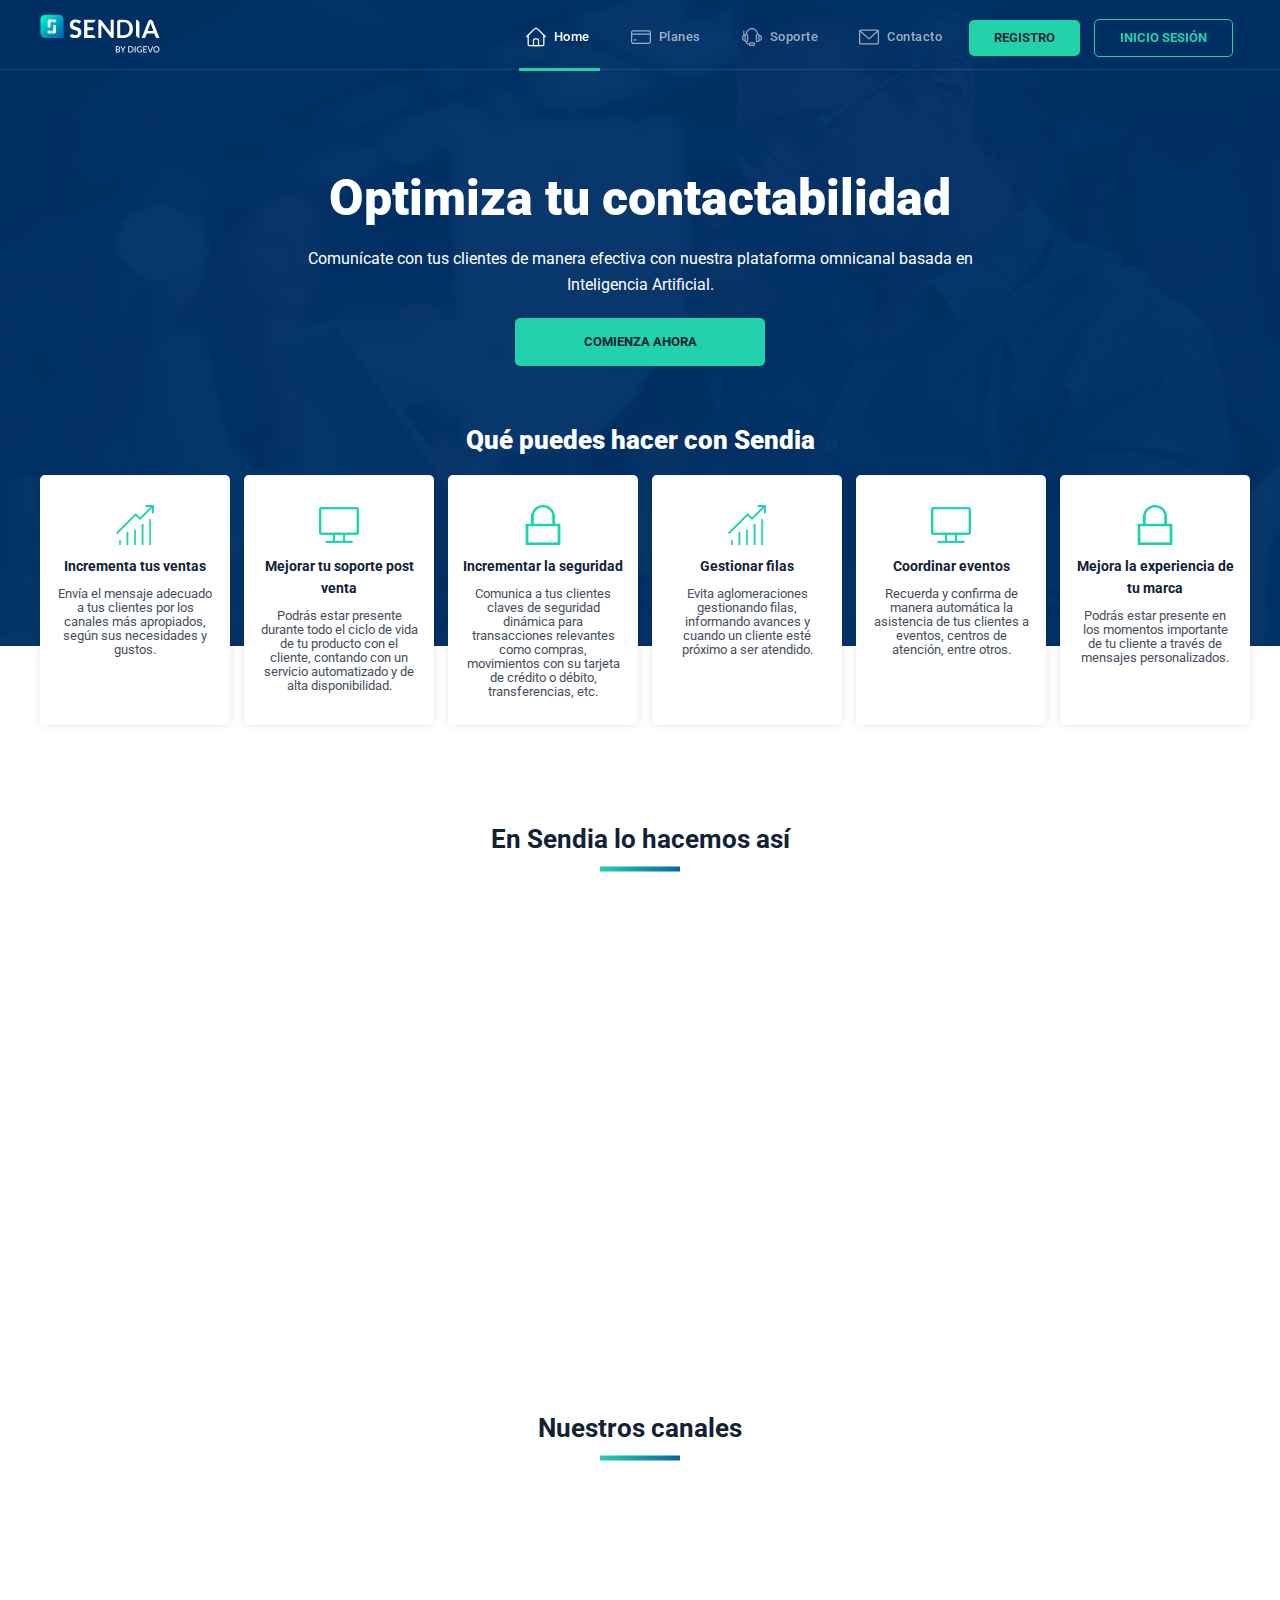
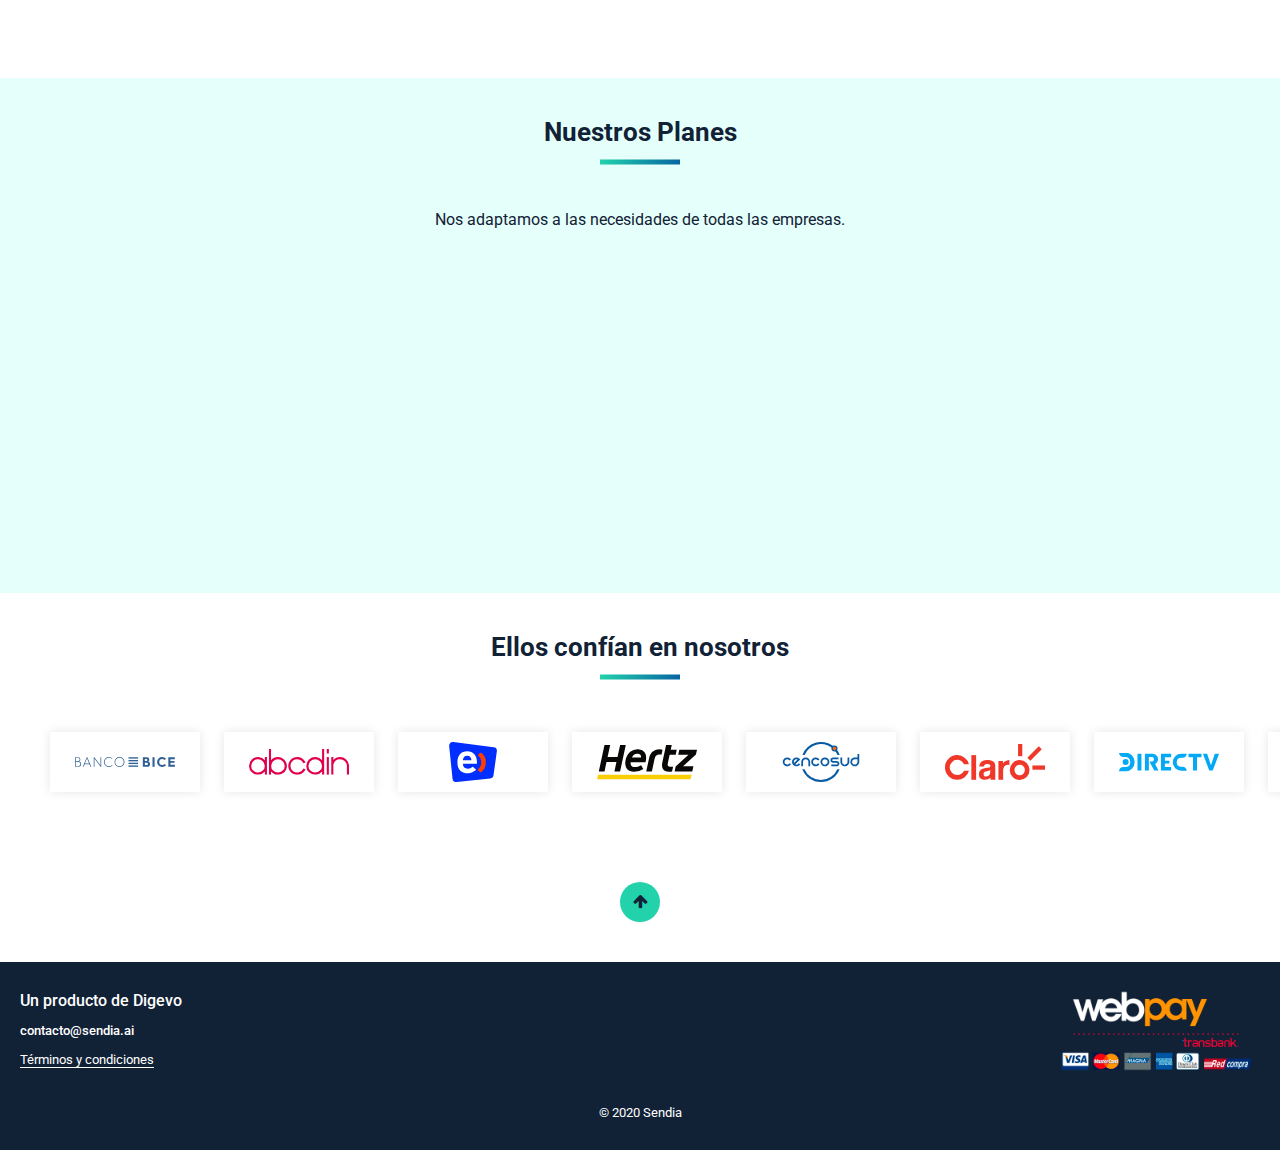
<file: index.html>
<!DOCTYPE html>
<html lang="es">
  <head>
    <title>Sendia</title>
    <meta charset="UTF-8">
    <link href="img/favicon.png" rel="shortcut icon">
    <meta name="viewport" content="width=device-width, initial-scale=1, maximum-scale=1">
    <link href="css/main.css?v=999" rel="stylesheet" type="text/css">
    <script src="js/main.js?v=999" type="text/javascript"></script>
    <!-- Meta tags facebook-->
    <meta property="og:title" content="#">
    <meta property="og:description" content="#">
    <meta property="og:image" content="#">
    <!-- Meta tags twitter cards-->
    <meta name="twitter:card" content="summary_large_image">
    <meta name="twitter:title" content="#">
    <meta name="twitter:description" content="#">
    <meta name="twitter:image" content="#">
    <link href="https://fonts.googleapis.com/css2?family=Roboto:wght@400;500;700&amp;display=swap" rel="stylesheet">
  </head>
  <body>
    <header>
      <div class="header__primary">
        <div class="header__wrap">
          <div class="header__inner">
            <div class="header__logo header__logo--white"><a href="index.html"><img src="img/icons/sendia-blanco.svg"></a></div>
            <div class="header__logo header__logo--color"><a href="index.html"><img src="img/icons/sendia-negro.svg"></a></div>
            <div class="header__nav">
              <div class="header__nav__nav">
                <div class="header__nav__close">
                  <div></div>
                  <div></div>
                </div>
                <div class="header__nav__back">
                  <div></div>
                  <div></div>
                  <div></div>
                </div>
                <nav>
                  <div class="header__nav__logo"><img src="img/icons/sendia-negro.svg"></div>
                  <ul>
                    <li class="current">
                      <div class="header__nav__icon"><svg id="Layer_1" enable-background="new 0 0 512 512" height="512" viewBox="0 0 512 512" width="512" xmlns="http://www.w3.org/2000/svg"><g><path d="m426 495.983h-340c-25.364 0-46-20.635-46-46v-242.02c0-8.836 7.163-16 16-16s16 7.164 16 16v242.02c0 7.72 6.28 14 14 14h340c7.72 0 14-6.28 14-14v-242.02c0-8.836 7.163-16 16-16s16 7.164 16 16v242.02c0 25.364-20.635 46-46 46z"/><path d="m496 263.958c-4.095 0-8.189-1.562-11.313-4.687l-198.989-198.987c-16.375-16.376-43.02-16.376-59.396 0l-198.988 198.988c-6.248 6.249-16.379 6.249-22.627 0-6.249-6.248-6.249-16.379 0-22.627l198.988-198.989c28.852-28.852 75.799-28.852 104.65 0l198.988 198.988c6.249 6.249 6.249 16.379 0 22.627-3.123 3.125-7.218 4.687-11.313 4.687z"/><path d="m320 495.983h-128c-8.837 0-16-7.164-16-16v-142c0-27.57 22.43-50 50-50h60c27.57 0 50 22.43 50 50v142c0 8.836-7.163 16-16 16zm-112-32h96v-126c0-9.925-8.075-18-18-18h-60c-9.925 0-18 8.075-18 18z"/></g></svg>
                      </div><a href="index.html">Home</a>
                    </li>
                    <li>
                      <div class="header__nav__icon"><svg id="Layer_1" enable-background="new 0 0 512 512" height="512" viewBox="0 0 512 512" width="512" xmlns="http://www.w3.org/2000/svg"><g><path d="m456 80h-400c-30.878 0-56 25.122-56 56v240c0 30.878 25.122 56 56 56h400c30.878 0 56-25.122 56-56v-240c0-30.878-25.122-56-56-56zm-400 32h400c13.233 0 24 10.767 24 24v32h-448v-32c0-13.233 10.767-24 24-24zm400 288h-400c-13.233 0-24-10.767-24-24v-176h448v176c0 13.233-10.767 24-24 24z"/><path d="m112 352h-16c-8.836 0-16-7.164-16-16v-16c0-8.836 7.164-16 16-16h16c8.836 0 16 7.164 16 16v16c0 8.836-7.164 16-16 16z"/></g></svg>
                      </div><a href="plans.html">Planes</a>
                    </li>
                    <li>
                      <div class="header__nav__icon"><svg id="Capa_1" enable-background="new 0 0 512 512" height="512" viewBox="0 0 512 512" width="512" xmlns="http://www.w3.org/2000/svg"><g><path d="m512 280c0-41.662-29.55-75.871-66.858-78.776-4.425-14.913-16.381-26.614-31.446-30.673-10.046-82.583-77.106-145.551-157.696-145.551s-147.65 62.968-157.695 145.551c-15.065 4.059-27.022 15.759-31.446 30.673-1.296.101-2.582.24-3.858.416v-97.64c0-8.284-6.716-15-15-15s-15 6.716-15 15v109.646c-19.837 14.084-33.001 38.556-33.001 66.354 0 41.662 29.55 75.871 66.858 78.776 4.411 14.866 16.305 26.537 31.303 30.632 6.39 37.194 38.85 65.592 77.839 65.592h3.469c6.276 18.58 23.86 32 44.531 32h64c25.916 0 47-21.084 47-47s-21.084-47-47-47h-64c-20.671 0-38.255 13.42-44.531 32h-3.469c-22.683 0-41.81-15.496-47.366-36.456 17.648-6.088 30.366-22.854 30.366-42.544v-132c0-19.759-12.806-36.572-30.55-42.606 9.37-66.256 63.146-116.394 127.55-116.394s118.18 50.138 127.55 116.394c-17.744 6.034-30.55 22.847-30.55 42.606v132c0 24.813 20.187 45 45 45h4c20.375 0 37.621-13.616 43.142-32.224 37.308-2.905 66.858-37.114 66.858-78.776zm-288 143h64c9.374 0 17 7.626 17 17s-7.626 17-17 17h-64c-9.374 0-17-7.626-17-17s7.626-17 17-17zm-194-143c0-23.787 15.425-44.268 35-48.287v96.573c-19.575-4.018-35-24.499-35-48.286zm99 66c0 8.271-6.729 15-15 15h-4c-8.271 0-15-6.729-15-15 0-48.134 0-87.504 0-132 0-8.271 6.729-15 15-15h4c8.271 0 15 6.729 15 15zm288 0c0 8.271-6.729 15-15 15h-4c-8.271 0-15-6.729-15-15v-132c0-8.271 6.729-15 15-15h4c8.271 0 15 6.729 15 15zm30-17.713v-96.573c19.575 4.019 35 24.5 35 48.287s-15.425 44.267-35 48.286z"/></g></svg>
                      </div><a href="support.html">Soporte</a>
                    </li>
                    <li>
                      <div class="header__nav__icon"><svg id="Capa_1" enable-background="new 0 0 479.058 479.058" height="512" viewBox="0 0 479.058 479.058" width="512" xmlns="http://www.w3.org/2000/svg"><path d="m434.146 59.882h-389.234c-24.766 0-44.912 20.146-44.912 44.912v269.47c0 24.766 20.146 44.912 44.912 44.912h389.234c24.766 0 44.912-20.146 44.912-44.912v-269.47c0-24.766-20.146-44.912-44.912-44.912zm0 29.941c2.034 0 3.969.422 5.738 1.159l-200.355 173.649-200.356-173.649c1.769-.736 3.704-1.159 5.738-1.159zm0 299.411h-389.234c-8.26 0-14.971-6.71-14.971-14.971v-251.648l199.778 173.141c2.822 2.441 6.316 3.655 9.81 3.655s6.988-1.213 9.81-3.655l199.778-173.141v251.649c-.001 8.26-6.711 14.97-14.971 14.97z"/></svg>
                      </div><a href="#">Contacto</a>
                    </li>
                  </ul>
                  <div class="header__nav__footer"><a href="#" class="btn">Registro</a><a href="#" class="btn btn--light">Inicio sesión</a></div>
                </nav>
              </div>
            </div>
            <div class="header__right">
              <div class="header__item"><a href="#" class="btn">Registro</a></div>
              <div class="header__item"><a href="#" class="btn btn--transparent">Inicio sesión		</a></div>
              <div class="header__item header__item--ham">
                <div class="header__ham"><span></span><span></span><span></span></div>
              </div>
            </div>
          </div>
        </div>
      </div>
    </header>
    <div id="sections">
      <section class="section--main">
        <div class="section__bg">
          <div class="bg"><img src="img/uploads/1.jpg"></div>
        </div>
        <div class="section__wrap section__wrap--main">
          <div class="section__body">
            <h1 class="section__title">Optimiza tu contactabilidad</h1>
            <p class="section__description">Comunícate con tus clientes de manera efectiva con nuestra plataforma omnicanal basada en Inteligencia Artificial.</p>
            <div class="section__button"><a href="#" class="btn">Comienza Ahora</a></div>
          </div>
        </div>
      </section>
      <section class="section--features">
        <div class="section__wrap">
          <div class="section__features">
            <div class="section__features__header">
              <h3 class="section__title">Qué puedes hacer con Sendia</h3><span class="fa fa-arrow-right"></span>
            </div>
            <div class="cols cols-scroll">
              <div class="col-xl-2 dscroll">
                <article class="article--feature">
                  <div class="article__icon"><img src="img/icons/1.png"></div>
                  <div class="article__body">
                    <h4 class="article__title">Incrementa tus ventas</h4>
                    <p class="article__description">Envía el mensaje adecuado a tus clientes por los canales más apropiados, según sus necesidades y gustos.</p>
                  </div>
                </article>
              </div>
              <div class="col-xl-2 dscroll">
                <article class="article--feature">
                  <div class="article__icon"><img src="img/icons/2.png"></div>
                  <div class="article__body">
                    <h4 class="article__title">Mejorar tu soporte post venta</h4>
                    <p class="article__description">Podrás estar presente durante todo el ciclo de vida de tu producto con el cliente, contando con un servicio automatizado y de alta disponibilidad.</p>
                  </div>
                </article>
              </div>
              <div class="col-xl-2 dscroll">
                <article class="article--feature">
                  <div class="article__icon"><img src="img/icons/3.png"></div>
                  <div class="article__body">
                    <h4 class="article__title">Incrementar la seguridad</h4>
                    <p class="article__description">Comunica a tus clientes claves de seguridad dinámica para transacciones relevantes como compras, movimientos con su tarjeta de crédito o débito, transferencias, etc.</p>
                  </div>
                </article>
              </div>
              <div class="col-xl-2 dscroll">
                <article class="article--feature">
                  <div class="article__icon"><img src="img/icons/1.png"></div>
                  <div class="article__body">
                    <h4 class="article__title">Gestionar filas</h4>
                    <p class="article__description">Evita aglomeraciones gestionando filas, informando avances y cuando un cliente esté próximo a ser atendido.</p>
                  </div>
                </article>
              </div>
              <div class="col-xl-2 dscroll">
                <article class="article--feature">
                  <div class="article__icon"><img src="img/icons/2.png"></div>
                  <div class="article__body">
                    <h4 class="article__title">Coordinar eventos</h4>
                    <p class="article__description">Recuerda y confirma de manera automática la asistencia de tus clientes a eventos, centros de atención, entre otros.</p>
                  </div>
                </article>
              </div>
              <div class="col-xl-2 dscroll">
                <article class="article--feature">
                  <div class="article__icon"><img src="img/icons/3.png"></div>
                  <div class="article__body">
                    <h4 class="article__title">Mejora la experiencia de tu marca</h4>
                    <p class="article__description">Podrás estar presente en los momentos importante de tu cliente a través de mensajes personalizados.																																								</p>
                  </div>
                </article>
              </div>
            </div>
          </div>
        </div>
      </section>
      <section class="section--how">
        <div class="section__wrap">
          <div class="section__header">
            <h3 class="section__title">En Sendia lo hacemos así</h3>
          </div>
          <div class="section__body">
            <div class="cols">
              <div class="col-md-6 dscroll">
                <article class="article--box">
                  <div class="article__bg">
                    <div class="bg"><img src="img/uploads/2.jpg"></div>
                  </div>
                  <div class="article__body">
                    <p class="article__description">Contamos con una oferta multicanal, garantizando una comunicación más efectiva</p>
                  </div>
                </article>
              </div>
              <div class="col-md-6 dscroll">
                <article class="article--box">
                  <div class="article__bg">
                    <div class="bg"><img src="img/uploads/3.jpg"></div>
                  </div>
                  <div class="article__body">
                    <p class="article__description">Disponemos de una plataforma los 365 días con conexión vía API</p>
                  </div>
                </article>
              </div>
              <div class="col-md-6 dscroll">
                <article class="article--box">
                  <div class="article__bg">
                    <div class="bg"><img src="img/uploads/4.jpg"></div>
                  </div>
                  <div class="article__body">
                    <p class="article__description">Automatizamos los procesos de envío</p>
                  </div>
                </article>
              </div>
              <div class="col-md-6 dscroll">
                <article class="article--box">
                  <div class="article__bg">
                    <div class="bg"><img src="img/uploads/5.jpg"></div>
                  </div>
                  <div class="article__body">
                    <p class="article__description">Utilizamos Inteligencia Artificial para optimizar la relación con los clientes</p>
                  </div>
                </article>
              </div>
            </div>
          </div>
        </div>
      </section>
      <section class="section--channels">
        <div class="section__wrap section__wrap--sm">
          <div class="section__header">
            <h3 class="section__title">Nuestros canales</h3>
          </div>
          <div class="section__body">
            <div class="cols">
              <div class="col-md-6 col-lg-3 dscroll">
                <article class="article--channel article--channer--sms">
                  <div class="article__body">
                    <div class="article__dark"></div>
                    <div class="article__header">
                      <div class="article__icon"><img src="img/icons/sms.svg"></div>
                      <h4 class="article__title">SMS</h4>
                    </div>
                    <div class="article__hide">
                      <p class="article__description">Es incluyente, directo y sobre todo efectivo. Traspasa las barreras tecnológicas y tiene una apertura del 98%.</p>
                    </div>
                    <div class="article__plus"><img src="img/icons/plus.svg"></div>
                  </div>
                </article>
              </div>
              <div class="col-md-6 col-lg-3 dscroll">
                <article class="article--channel article--channer--mail">
                  <div class="article__body">
                    <div class="article__dark"></div>
                    <div class="article__header">
                      <div class="article__icon"><img src="img/icons/email-white.svg"></div>
                      <h4 class="article__title">MAIL</h4>
                    </div>
                    <div class="article__hide">
                      <p class="article__description">Es uno de los canales más directos para enviar un mensaje a través de internet y puede ser visto desde cualquier dispositivo.</p>
                    </div>
                    <div class="article__plus"><img src="img/icons/plus.svg"></div>
                  </div>
                </article>
              </div>
              <div class="col-md-6 col-lg-3 dscroll">
                <article class="article--channel article--channer--wp">
                  <div class="article__body">
                    <div class="article__dark"></div>
                    <div class="article__header">
                      <div class="article__icon"><img src="img/icons/whatsapp.svg"></div>
                      <h4 class="article__title">WHATSAPP BUSINESS</h4>
                    </div>
                    <div class="article__hide">
                      <p class="article__description">Permite interactuar con los clientes en tiempo real, entregando la información de la manera más rápida posible.</p>
                    </div>
                    <div class="article__plus"><img src="img/icons/plus.svg"></div>
                  </div>
                </article>
              </div>
              <div class="col-md-6 col-lg-3 dscroll">
                <article class="article--channel article--channer--push">
                  <div class="article__body">
                    <div class="article__dark"></div>
                    <div class="article__header">
                      <div class="article__icon"><img src="img/icons/sms.svg"></div>
                      <h4 class="article__title">SAT PUSH</h4>
                    </div>
                    <div class="article__hide">
                      <p class="article__description">Alertas que permiten combinar pantallas y menús dinámicos. Lo más importante, es que se puede obtener una respuesta del usuario final.																						</p>
                    </div>
                    <div class="article__plus"><img src="img/icons/plus.svg"></div>
                  </div>
                </article>
              </div>
            </div>
          </div>
        </div>
      </section>
      <section class="section--plans section--light">
        <div class="section__wrap">
          <div class="section__header">
            <h3 class="section__title">Nuestros Planes</h3>
          </div>
          <div class="section__body">
            <p class="section__description">Nos adaptamos a las necesidades de todas las empresas.</p>
            <div class="cols">
              <div class="col-md-4 dscroll">
                <article class="article--plan">
                  <div class="article__body">
                    <h5 class="article__title">Periodo de prueba</h5>
                    <p class="article__description">Conoce nuestra plataforma. Te regalamos 20 SMS.</p><a href="#" class="btn btn--light">Pruébalo gratis</a>
                  </div>
                </article>
              </div>
              <div class="col-md-4 dscroll">
                <article class="article--plan article--plan--outstanding">
                  <div class="article__body"><span class="article__tag">Recomendado</span>
                    <h5 class="article__title">Modelo prepago</h5>
                    <p class="article__description">Te presentamos nuestras bolsas prepago. Compra tantos como quieras y cuantas veces quieras.</p><a href="#" class="btn btn--white">Conoce más</a>
                  </div>
                </article>
              </div>
              <div class="col-md-4 dscroll">
                <article class="article--plan">
                  <div class="article__body">
                    <h5 class="article__title">Plan personalizado</h5>
                    <p class="article__description">Solicita tu presupuesto según las necesidades de tu negocio.</p><a href="#" class="btn btn--light">Contáctanos	</a>
                  </div>
                </article>
              </div>
            </div>
          </div>
        </div>
      </section>
      <section class="section--clients">
        <div class="section__wrap">
          <div class="section__header">
            <h3 class="section__title">Ellos confían en nosotros</h3>
          </div>
          <div class="section__body">
            <div class="section__clients">
              <div class="section__client"><a href="#"><img src="img/icons/banco-bice.svg"></a></div>
              <div class="section__client"><a href="#"><img src="img/icons/abcdin.svg"></a></div>
              <div class="section__client"><a href="#"><img src="img/icons/entel.svg"></a></div>
              <div class="section__client"><a href="#"><img src="img/icons/hertz.svg"></a></div>
              <div class="section__client"><a href="#"><img src="img/icons/cencosud.svg"></a></div>
              <div class="section__client"><a href="#"><img src="img/icons/claro.svg"></a></div>
              <div class="section__client"><a href="#"><img src="img/icons/directv.svg"></a></div>
              <div class="section__client"><a href="#"><img src="img/icons/seguros-falabella.svg"></a></div>
              <div class="section__client"><a href="#"><img src="img/icons/banco-bice.svg"></a></div>
              <div class="section__client"><a href="#"><img src="img/icons/abcdin.svg"></a></div>
              <div class="section__client"><a href="#"><img src="img/icons/entel.svg"></a></div>
              <div class="section__client"><a href="#"><img src="img/icons/hertz.svg"></a></div>
              <div class="section__client"><a href="#"><img src="img/icons/cencosud.svg"></a></div>
              <div class="section__client"><a href="#"><img src="img/icons/claro.svg"></a></div>
              <div class="section__client"><a href="#"><img src="img/icons/directv.svg"></a></div>
              <div class="section__client"><a href="#"><img src="img/icons/seguros-falabella.svg"></a></div>
            </div>
          </div>
        </div>
      </section>
      <section class="section--arrow">
        <div class="section__arrow">
          <div data-goto=".section--main" class="section__arrow__circle"><span class="fa fa-arrow-up"></span></div>
        </div>
      </section>
      <div class="menusticky">
        <div class="menusticky__limit">
          <div class="cols cols-gutter-0">
            <div class="col-xs-3">
              <div class="menusticky__item current">
                <div class="menusticky__icon"><svg id="Layer_1" enable-background="new 0 0 512 512" height="512" viewBox="0 0 512 512" width="512" xmlns="http://www.w3.org/2000/svg"><g><path d="m426 495.983h-340c-25.364 0-46-20.635-46-46v-242.02c0-8.836 7.163-16 16-16s16 7.164 16 16v242.02c0 7.72 6.28 14 14 14h340c7.72 0 14-6.28 14-14v-242.02c0-8.836 7.163-16 16-16s16 7.164 16 16v242.02c0 25.364-20.635 46-46 46z"/><path d="m496 263.958c-4.095 0-8.189-1.562-11.313-4.687l-198.989-198.987c-16.375-16.376-43.02-16.376-59.396 0l-198.988 198.988c-6.248 6.249-16.379 6.249-22.627 0-6.249-6.248-6.249-16.379 0-22.627l198.988-198.989c28.852-28.852 75.799-28.852 104.65 0l198.988 198.988c6.249 6.249 6.249 16.379 0 22.627-3.123 3.125-7.218 4.687-11.313 4.687z"/><path d="m320 495.983h-128c-8.837 0-16-7.164-16-16v-142c0-27.57 22.43-50 50-50h60c27.57 0 50 22.43 50 50v142c0 8.836-7.163 16-16 16zm-112-32h96v-126c0-9.925-8.075-18-18-18h-60c-9.925 0-18 8.075-18 18z"/></g></svg>
                </div><a href="index.html">Home</a>
              </div>
            </div>
            <div class="col-xs-3">
              <div class="menusticky__item">
                <div class="menusticky__icon"><svg id="Layer_1" enable-background="new 0 0 512 512" height="512" viewBox="0 0 512 512" width="512" xmlns="http://www.w3.org/2000/svg"><g><path d="m456 80h-400c-30.878 0-56 25.122-56 56v240c0 30.878 25.122 56 56 56h400c30.878 0 56-25.122 56-56v-240c0-30.878-25.122-56-56-56zm-400 32h400c13.233 0 24 10.767 24 24v32h-448v-32c0-13.233 10.767-24 24-24zm400 288h-400c-13.233 0-24-10.767-24-24v-176h448v176c0 13.233-10.767 24-24 24z"/><path d="m112 352h-16c-8.836 0-16-7.164-16-16v-16c0-8.836 7.164-16 16-16h16c8.836 0 16 7.164 16 16v16c0 8.836-7.164 16-16 16z"/></g></svg>
                </div><a href="plans.html">Planes</a>
              </div>
            </div>
            <div class="col-xs-3">
              <div class="menusticky__item">
                <div class="menusticky__icon"><svg id="Capa_1" enable-background="new 0 0 512 512" height="512" viewBox="0 0 512 512" width="512" xmlns="http://www.w3.org/2000/svg"><g><path d="m512 280c0-41.662-29.55-75.871-66.858-78.776-4.425-14.913-16.381-26.614-31.446-30.673-10.046-82.583-77.106-145.551-157.696-145.551s-147.65 62.968-157.695 145.551c-15.065 4.059-27.022 15.759-31.446 30.673-1.296.101-2.582.24-3.858.416v-97.64c0-8.284-6.716-15-15-15s-15 6.716-15 15v109.646c-19.837 14.084-33.001 38.556-33.001 66.354 0 41.662 29.55 75.871 66.858 78.776 4.411 14.866 16.305 26.537 31.303 30.632 6.39 37.194 38.85 65.592 77.839 65.592h3.469c6.276 18.58 23.86 32 44.531 32h64c25.916 0 47-21.084 47-47s-21.084-47-47-47h-64c-20.671 0-38.255 13.42-44.531 32h-3.469c-22.683 0-41.81-15.496-47.366-36.456 17.648-6.088 30.366-22.854 30.366-42.544v-132c0-19.759-12.806-36.572-30.55-42.606 9.37-66.256 63.146-116.394 127.55-116.394s118.18 50.138 127.55 116.394c-17.744 6.034-30.55 22.847-30.55 42.606v132c0 24.813 20.187 45 45 45h4c20.375 0 37.621-13.616 43.142-32.224 37.308-2.905 66.858-37.114 66.858-78.776zm-288 143h64c9.374 0 17 7.626 17 17s-7.626 17-17 17h-64c-9.374 0-17-7.626-17-17s7.626-17 17-17zm-194-143c0-23.787 15.425-44.268 35-48.287v96.573c-19.575-4.018-35-24.499-35-48.286zm99 66c0 8.271-6.729 15-15 15h-4c-8.271 0-15-6.729-15-15 0-48.134 0-87.504 0-132 0-8.271 6.729-15 15-15h4c8.271 0 15 6.729 15 15zm288 0c0 8.271-6.729 15-15 15h-4c-8.271 0-15-6.729-15-15v-132c0-8.271 6.729-15 15-15h4c8.271 0 15 6.729 15 15zm30-17.713v-96.573c19.575 4.019 35 24.5 35 48.287s-15.425 44.267-35 48.286z"/></g></svg>
                </div><a href="support.html">Soporte</a>
              </div>
            </div>
            <div class="col-xs-3">
              <div class="menusticky__item">
                <div class="menusticky__icon"><svg id="Capa_1" enable-background="new 0 0 479.058 479.058" height="512" viewBox="0 0 479.058 479.058" width="512" xmlns="http://www.w3.org/2000/svg"><path d="m434.146 59.882h-389.234c-24.766 0-44.912 20.146-44.912 44.912v269.47c0 24.766 20.146 44.912 44.912 44.912h389.234c24.766 0 44.912-20.146 44.912-44.912v-269.47c0-24.766-20.146-44.912-44.912-44.912zm0 29.941c2.034 0 3.969.422 5.738 1.159l-200.355 173.649-200.356-173.649c1.769-.736 3.704-1.159 5.738-1.159zm0 299.411h-389.234c-8.26 0-14.971-6.71-14.971-14.971v-251.648l199.778 173.141c2.822 2.441 6.316 3.655 9.81 3.655s6.988-1.213 9.81-3.655l199.778-173.141v251.649c-.001 8.26-6.711 14.97-14.971 14.97z"/></svg>
                </div><a href="contact.html">Contacto</a>
              </div>
            </div>
          </div>
        </div>
      </div>
    </div>
    <footer>
      <div class="footer__wrap">
        <div class="cols">
          <div class="footer__flex">
            <div class="col-sm-12 col-md-6">
              <div class="footer__content">
                <p class="footer__title">Un producto de Digevo</p>
                <p class="footer__description">contacto@sendia.ai</p><a href="#" class="footer__terms">Términos y condiciones		</a>
              </div>
            </div>
            <div class="col-sm-12 col-md-6">
              <div class="footer__img"><img src="img/icons/webpay-logo.png"></div>
            </div>
          </div>
          <div class="col-sm-12">
            <div class="footer__copyright"><span>© 2020 Sendia</span></div>
          </div>
        </div>
      </div>
    </footer>
  </body>
</html>
</file>
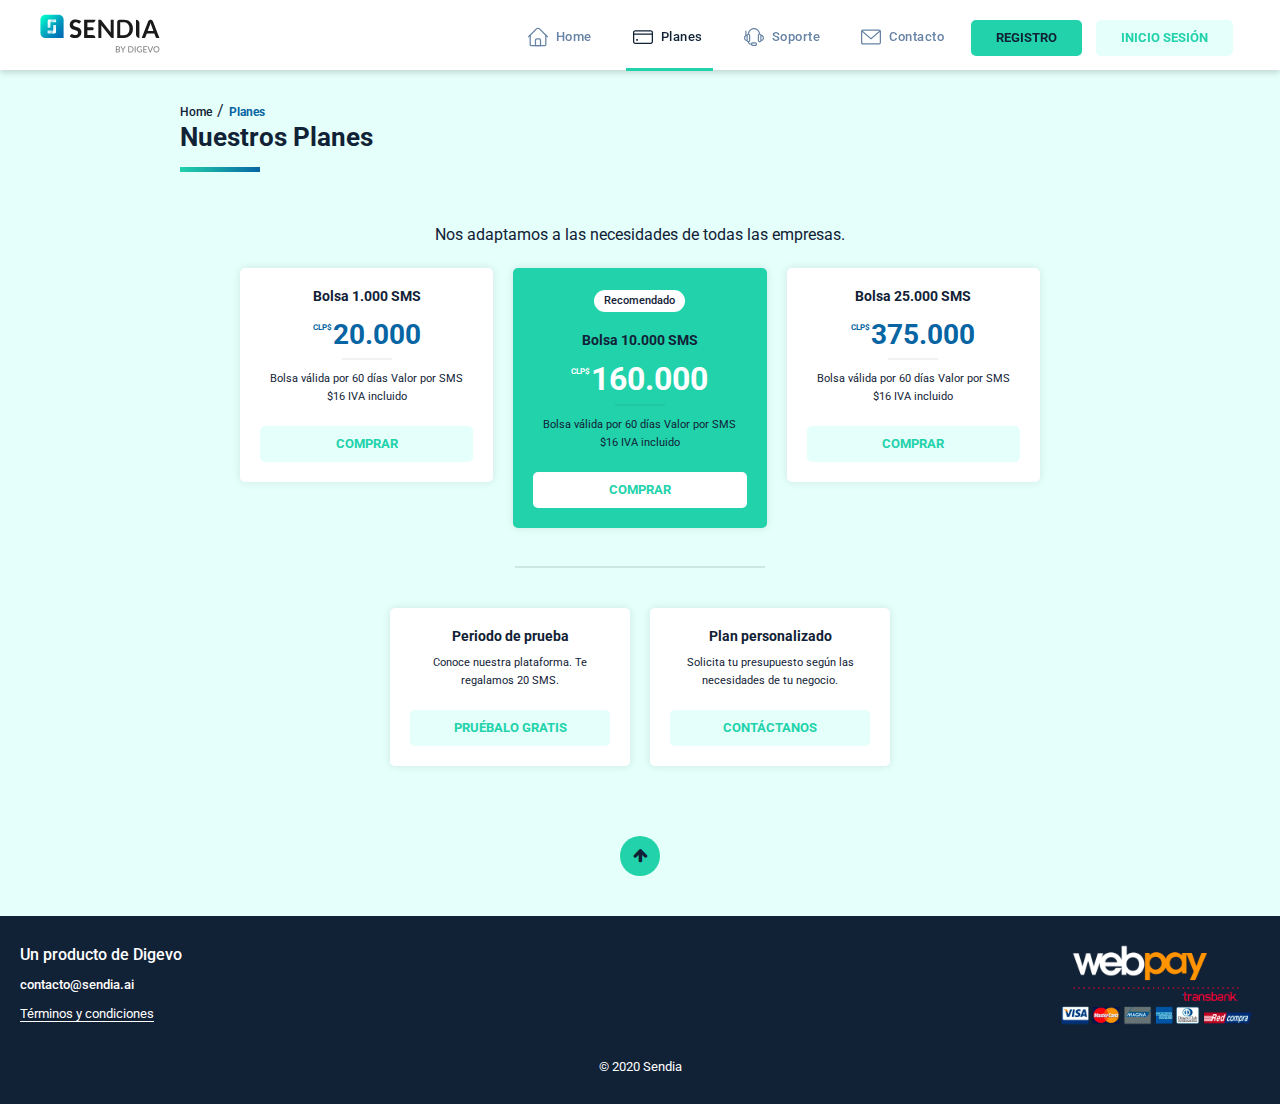
<file: plans.html>
<!DOCTYPE html>
<html lang="es">
  <head>
    <title>Sendia</title>
    <meta charset="UTF-8">
    <link href="img/favicon.png" rel="shortcut icon">
    <meta name="viewport" content="width=device-width, initial-scale=1, maximum-scale=1">
    <link href="css/main.css?v=999" rel="stylesheet" type="text/css">
    <script src="js/main.js?v=999" type="text/javascript"></script>
    <!-- Meta tags facebook-->
    <meta property="og:title" content="#">
    <meta property="og:description" content="#">
    <meta property="og:image" content="#">
    <!-- Meta tags twitter cards-->
    <meta name="twitter:card" content="summary_large_image">
    <meta name="twitter:title" content="#">
    <meta name="twitter:description" content="#">
    <meta name="twitter:image" content="#">
    <link href="https://fonts.googleapis.com/css2?family=Roboto:wght@400;500;700&amp;display=swap" rel="stylesheet">
  </head>
  <body>
    <header class="header--color">
      <div class="header__primary">
        <div class="header__wrap">
          <div class="header__inner">
            <div class="header__logo"><a href="index.html"><img src="img/icons/sendia-negro.svg"></a></div>
            <div class="header__nav">
              <div class="header__nav__nav">
                <div class="header__nav__close">
                  <div></div>
                  <div></div>
                </div>
                <div class="header__nav__back">
                  <div></div>
                  <div></div>
                  <div></div>
                </div>
                <nav>
                  <div class="header__nav__header">
                    <div class="header__nav__logo"><img src="img/icons/sendia-negro.svg"></div>
                  </div>
                  <ul>
                    <li>
                      <div class="header__nav__icon"><svg id="Layer_1" enable-background="new 0 0 512 512" height="512" viewBox="0 0 512 512" width="512" xmlns="http://www.w3.org/2000/svg"><g><path d="m426 495.983h-340c-25.364 0-46-20.635-46-46v-242.02c0-8.836 7.163-16 16-16s16 7.164 16 16v242.02c0 7.72 6.28 14 14 14h340c7.72 0 14-6.28 14-14v-242.02c0-8.836 7.163-16 16-16s16 7.164 16 16v242.02c0 25.364-20.635 46-46 46z"/><path d="m496 263.958c-4.095 0-8.189-1.562-11.313-4.687l-198.989-198.987c-16.375-16.376-43.02-16.376-59.396 0l-198.988 198.988c-6.248 6.249-16.379 6.249-22.627 0-6.249-6.248-6.249-16.379 0-22.627l198.988-198.989c28.852-28.852 75.799-28.852 104.65 0l198.988 198.988c6.249 6.249 6.249 16.379 0 22.627-3.123 3.125-7.218 4.687-11.313 4.687z"/><path d="m320 495.983h-128c-8.837 0-16-7.164-16-16v-142c0-27.57 22.43-50 50-50h60c27.57 0 50 22.43 50 50v142c0 8.836-7.163 16-16 16zm-112-32h96v-126c0-9.925-8.075-18-18-18h-60c-9.925 0-18 8.075-18 18z"/></g></svg>
                      </div><a href="index.html">Home</a>
                    </li>
                    <li class="current">
                      <div class="header__nav__icon"><svg id="Layer_1" enable-background="new 0 0 512 512" height="512" viewBox="0 0 512 512" width="512" xmlns="http://www.w3.org/2000/svg"><g><path d="m456 80h-400c-30.878 0-56 25.122-56 56v240c0 30.878 25.122 56 56 56h400c30.878 0 56-25.122 56-56v-240c0-30.878-25.122-56-56-56zm-400 32h400c13.233 0 24 10.767 24 24v32h-448v-32c0-13.233 10.767-24 24-24zm400 288h-400c-13.233 0-24-10.767-24-24v-176h448v176c0 13.233-10.767 24-24 24z"/><path d="m112 352h-16c-8.836 0-16-7.164-16-16v-16c0-8.836 7.164-16 16-16h16c8.836 0 16 7.164 16 16v16c0 8.836-7.164 16-16 16z"/></g></svg>
                      </div><a href="plans.html">Planes</a>
                    </li>
                    <li>
                      <div class="header__nav__icon"><svg id="Capa_1" enable-background="new 0 0 512 512" height="512" viewBox="0 0 512 512" width="512" xmlns="http://www.w3.org/2000/svg"><g><path d="m512 280c0-41.662-29.55-75.871-66.858-78.776-4.425-14.913-16.381-26.614-31.446-30.673-10.046-82.583-77.106-145.551-157.696-145.551s-147.65 62.968-157.695 145.551c-15.065 4.059-27.022 15.759-31.446 30.673-1.296.101-2.582.24-3.858.416v-97.64c0-8.284-6.716-15-15-15s-15 6.716-15 15v109.646c-19.837 14.084-33.001 38.556-33.001 66.354 0 41.662 29.55 75.871 66.858 78.776 4.411 14.866 16.305 26.537 31.303 30.632 6.39 37.194 38.85 65.592 77.839 65.592h3.469c6.276 18.58 23.86 32 44.531 32h64c25.916 0 47-21.084 47-47s-21.084-47-47-47h-64c-20.671 0-38.255 13.42-44.531 32h-3.469c-22.683 0-41.81-15.496-47.366-36.456 17.648-6.088 30.366-22.854 30.366-42.544v-132c0-19.759-12.806-36.572-30.55-42.606 9.37-66.256 63.146-116.394 127.55-116.394s118.18 50.138 127.55 116.394c-17.744 6.034-30.55 22.847-30.55 42.606v132c0 24.813 20.187 45 45 45h4c20.375 0 37.621-13.616 43.142-32.224 37.308-2.905 66.858-37.114 66.858-78.776zm-288 143h64c9.374 0 17 7.626 17 17s-7.626 17-17 17h-64c-9.374 0-17-7.626-17-17s7.626-17 17-17zm-194-143c0-23.787 15.425-44.268 35-48.287v96.573c-19.575-4.018-35-24.499-35-48.286zm99 66c0 8.271-6.729 15-15 15h-4c-8.271 0-15-6.729-15-15 0-48.134 0-87.504 0-132 0-8.271 6.729-15 15-15h4c8.271 0 15 6.729 15 15zm288 0c0 8.271-6.729 15-15 15h-4c-8.271 0-15-6.729-15-15v-132c0-8.271 6.729-15 15-15h4c8.271 0 15 6.729 15 15zm30-17.713v-96.573c19.575 4.019 35 24.5 35 48.287s-15.425 44.267-35 48.286z"/></g></svg>
                      </div><a href="support.html">Soporte</a>
                    </li>
                    <li>
                      <div class="header__nav__icon"><svg id="Capa_1" enable-background="new 0 0 479.058 479.058" height="512" viewBox="0 0 479.058 479.058" width="512" xmlns="http://www.w3.org/2000/svg"><path d="m434.146 59.882h-389.234c-24.766 0-44.912 20.146-44.912 44.912v269.47c0 24.766 20.146 44.912 44.912 44.912h389.234c24.766 0 44.912-20.146 44.912-44.912v-269.47c0-24.766-20.146-44.912-44.912-44.912zm0 29.941c2.034 0 3.969.422 5.738 1.159l-200.355 173.649-200.356-173.649c1.769-.736 3.704-1.159 5.738-1.159zm0 299.411h-389.234c-8.26 0-14.971-6.71-14.971-14.971v-251.648l199.778 173.141c2.822 2.441 6.316 3.655 9.81 3.655s6.988-1.213 9.81-3.655l199.778-173.141v251.649c-.001 8.26-6.711 14.97-14.971 14.97z"/></svg>
                      </div><a href="#">Contacto</a>
                    </li>
                  </ul>
                  <div class="header__nav__footer"><a href="#" class="btn">Registro</a><a href="#" class="btn btn--light">Inicio sesión</a></div>
                </nav>
              </div>
            </div>
            <div class="header__right">
              <div class="header__item"><a href="#" class="btn">Registro</a></div>
              <div class="header__item"><a href="#" class="btn btn--light">Inicio sesión		</a></div>
              <div class="header__item header__item--ham">
                <div class="header__ham"><span></span><span></span><span></span></div>
              </div>
            </div>
          </div>
        </div>
      </div>
    </header>
    <div id="sections">
      <section class="section--header section--light">
        <div class="section__wrap section__wrap--xs section--md">
          <div class="section__header section__header--single">
            <div class="section__breadcrumb"><a href="index.html">Home</a><span class="sep">/</span><a href="#.html" class="current">Planes</a></div>
            <h1 class="h3 section__title">Nuestros Planes</h1>
          </div>
        </div>
      </section>
      <section class="section--plans section--plans--sep section--light">
        <div class="section__wrap section__wrap--xs">		
          <div class="section__body">
            <p class="section__description">Nos adaptamos a las necesidades de todas las empresas.</p>
            <div class="cols">
              <div class="col-md-4 dscroll">
                <article class="article--plan">
                  <div class="article__body">
                    <h5 class="article__title">Bolsa 1.000 SMS</h5>
                    <div class="article__price"><span class="article__clp">CLP$</span><span class="article__value">20.000</span></div>
                    <p class="article__description">Bolsa válida por 60 días Valor por SMS $16 IVA incluido</p><a href="#" class="btn btn--light">Comprar</a>
                  </div>
                </article>
              </div>
              <div class="col-md-4 dscroll">
                <article class="article--plan article--plan--outstanding">
                  <div class="article__body"><span class="article__tag">Recomendado</span>
                    <h5 class="article__title">Bolsa 10.000 SMS</h5>
                    <div class="article__price"><span class="article__clp">CLP$</span><span class="article__value">160.000</span></div>
                    <p class="article__description">Bolsa válida por 60 días Valor por SMS $16 IVA incluido</p><a href="#" class="btn btn--white">Comprar</a>
                  </div>
                </article>
              </div>
              <div class="col-md-4 dscroll">
                <article class="article--plan">
                  <div class="article__body">
                    <h5 class="article__title">Bolsa 25.000 SMS</h5>
                    <div class="article__price"><span class="article__clp">CLP$</span><span class="article__value">375.000</span></div>
                    <p class="article__description">Bolsa válida por 60 días Valor por SMS $16 IVA incluido</p><a href="#" class="btn btn--light">Comprar	</a>
                  </div>
                </article>
              </div>
            </div>
          </div>
          <div class="section__footer">
            <div class="cols">
              <div class="col-md-6 dscroll">
                <article class="article--plan">
                  <div class="article__body">
                    <h5 class="article__title">Periodo de prueba</h5>
                    <p class="article__description">Conoce nuestra plataforma. Te regalamos 20 SMS.</p><a href="#" class="btn btn--light">Pruébalo gratis</a>
                  </div>
                </article>
              </div>
              <div class="col-md-6 dscroll">
                <article class="article--plan">
                  <div class="article__body">
                    <h5 class="article__title">Plan personalizado</h5>
                    <p class="article__description">Solicita tu presupuesto según las necesidades de tu negocio.</p><a href="#" class="btn btn--light">Contáctanos</a>
                  </div>
                </article>
              </div>
            </div>
          </div>
        </div>
      </section>
      <section class="section--arrow section--light">
        <div class="section__arrow">
          <div data-goto=".section--header" class="section__arrow__circle"><span class="fa fa-arrow-up"></span></div>
        </div>
      </section>
      <div class="menusticky">
        <div class="menusticky__limit">
          <div class="cols cols-gutter-0">
            <div class="col-xs-3">
              <div class="menusticky__item">
                <div class="menusticky__icon"><svg id="Layer_1" enable-background="new 0 0 512 512" height="512" viewBox="0 0 512 512" width="512" xmlns="http://www.w3.org/2000/svg"><g><path d="m426 495.983h-340c-25.364 0-46-20.635-46-46v-242.02c0-8.836 7.163-16 16-16s16 7.164 16 16v242.02c0 7.72 6.28 14 14 14h340c7.72 0 14-6.28 14-14v-242.02c0-8.836 7.163-16 16-16s16 7.164 16 16v242.02c0 25.364-20.635 46-46 46z"/><path d="m496 263.958c-4.095 0-8.189-1.562-11.313-4.687l-198.989-198.987c-16.375-16.376-43.02-16.376-59.396 0l-198.988 198.988c-6.248 6.249-16.379 6.249-22.627 0-6.249-6.248-6.249-16.379 0-22.627l198.988-198.989c28.852-28.852 75.799-28.852 104.65 0l198.988 198.988c6.249 6.249 6.249 16.379 0 22.627-3.123 3.125-7.218 4.687-11.313 4.687z"/><path d="m320 495.983h-128c-8.837 0-16-7.164-16-16v-142c0-27.57 22.43-50 50-50h60c27.57 0 50 22.43 50 50v142c0 8.836-7.163 16-16 16zm-112-32h96v-126c0-9.925-8.075-18-18-18h-60c-9.925 0-18 8.075-18 18z"/></g></svg>
                </div><a href="index.html">Home</a>
              </div>
            </div>
            <div class="col-xs-3">
              <div class="menusticky__item current">
                <div class="menusticky__icon"><svg id="Layer_1" enable-background="new 0 0 512 512" height="512" viewBox="0 0 512 512" width="512" xmlns="http://www.w3.org/2000/svg"><g><path d="m456 80h-400c-30.878 0-56 25.122-56 56v240c0 30.878 25.122 56 56 56h400c30.878 0 56-25.122 56-56v-240c0-30.878-25.122-56-56-56zm-400 32h400c13.233 0 24 10.767 24 24v32h-448v-32c0-13.233 10.767-24 24-24zm400 288h-400c-13.233 0-24-10.767-24-24v-176h448v176c0 13.233-10.767 24-24 24z"/><path d="m112 352h-16c-8.836 0-16-7.164-16-16v-16c0-8.836 7.164-16 16-16h16c8.836 0 16 7.164 16 16v16c0 8.836-7.164 16-16 16z"/></g></svg>
                </div><a href="plans.html">Planes</a>
              </div>
            </div>
            <div class="col-xs-3">
              <div class="menusticky__item">
                <div class="menusticky__icon"><svg id="Capa_1" enable-background="new 0 0 512 512" height="512" viewBox="0 0 512 512" width="512" xmlns="http://www.w3.org/2000/svg"><g><path d="m512 280c0-41.662-29.55-75.871-66.858-78.776-4.425-14.913-16.381-26.614-31.446-30.673-10.046-82.583-77.106-145.551-157.696-145.551s-147.65 62.968-157.695 145.551c-15.065 4.059-27.022 15.759-31.446 30.673-1.296.101-2.582.24-3.858.416v-97.64c0-8.284-6.716-15-15-15s-15 6.716-15 15v109.646c-19.837 14.084-33.001 38.556-33.001 66.354 0 41.662 29.55 75.871 66.858 78.776 4.411 14.866 16.305 26.537 31.303 30.632 6.39 37.194 38.85 65.592 77.839 65.592h3.469c6.276 18.58 23.86 32 44.531 32h64c25.916 0 47-21.084 47-47s-21.084-47-47-47h-64c-20.671 0-38.255 13.42-44.531 32h-3.469c-22.683 0-41.81-15.496-47.366-36.456 17.648-6.088 30.366-22.854 30.366-42.544v-132c0-19.759-12.806-36.572-30.55-42.606 9.37-66.256 63.146-116.394 127.55-116.394s118.18 50.138 127.55 116.394c-17.744 6.034-30.55 22.847-30.55 42.606v132c0 24.813 20.187 45 45 45h4c20.375 0 37.621-13.616 43.142-32.224 37.308-2.905 66.858-37.114 66.858-78.776zm-288 143h64c9.374 0 17 7.626 17 17s-7.626 17-17 17h-64c-9.374 0-17-7.626-17-17s7.626-17 17-17zm-194-143c0-23.787 15.425-44.268 35-48.287v96.573c-19.575-4.018-35-24.499-35-48.286zm99 66c0 8.271-6.729 15-15 15h-4c-8.271 0-15-6.729-15-15 0-48.134 0-87.504 0-132 0-8.271 6.729-15 15-15h4c8.271 0 15 6.729 15 15zm288 0c0 8.271-6.729 15-15 15h-4c-8.271 0-15-6.729-15-15v-132c0-8.271 6.729-15 15-15h4c8.271 0 15 6.729 15 15zm30-17.713v-96.573c19.575 4.019 35 24.5 35 48.287s-15.425 44.267-35 48.286z"/></g></svg>
                </div><a href="support.html">Soporte</a>
              </div>
            </div>
            <div class="col-xs-3">
              <div class="menusticky__item">
                <div class="menusticky__icon"><svg id="Capa_1" enable-background="new 0 0 479.058 479.058" height="512" viewBox="0 0 479.058 479.058" width="512" xmlns="http://www.w3.org/2000/svg"><path d="m434.146 59.882h-389.234c-24.766 0-44.912 20.146-44.912 44.912v269.47c0 24.766 20.146 44.912 44.912 44.912h389.234c24.766 0 44.912-20.146 44.912-44.912v-269.47c0-24.766-20.146-44.912-44.912-44.912zm0 29.941c2.034 0 3.969.422 5.738 1.159l-200.355 173.649-200.356-173.649c1.769-.736 3.704-1.159 5.738-1.159zm0 299.411h-389.234c-8.26 0-14.971-6.71-14.971-14.971v-251.648l199.778 173.141c2.822 2.441 6.316 3.655 9.81 3.655s6.988-1.213 9.81-3.655l199.778-173.141v251.649c-.001 8.26-6.711 14.97-14.971 14.97z"/></svg>
                </div><a href="contact.html">Contacto				</a>
              </div>
            </div>
          </div>
        </div>
      </div>
    </div>
    <footer>
      <div class="footer__wrap">
        <div class="cols">
          <div class="footer__flex">
            <div class="col-sm-12 col-md-6">
              <div class="footer__content">
                <p class="footer__title">Un producto de Digevo</p>
                <p class="footer__description">contacto@sendia.ai</p><a href="#" class="footer__terms">Términos y condiciones		</a>
              </div>
            </div>
            <div class="col-sm-12 col-md-6">
              <div class="footer__img"><img src="img/icons/webpay-logo.png"></div>
            </div>
          </div>
          <div class="col-sm-12">
            <div class="footer__copyright"><span>© 2020 Sendia</span></div>
          </div>
        </div>
      </div>
    </footer>
  </body>
</html>
</file>
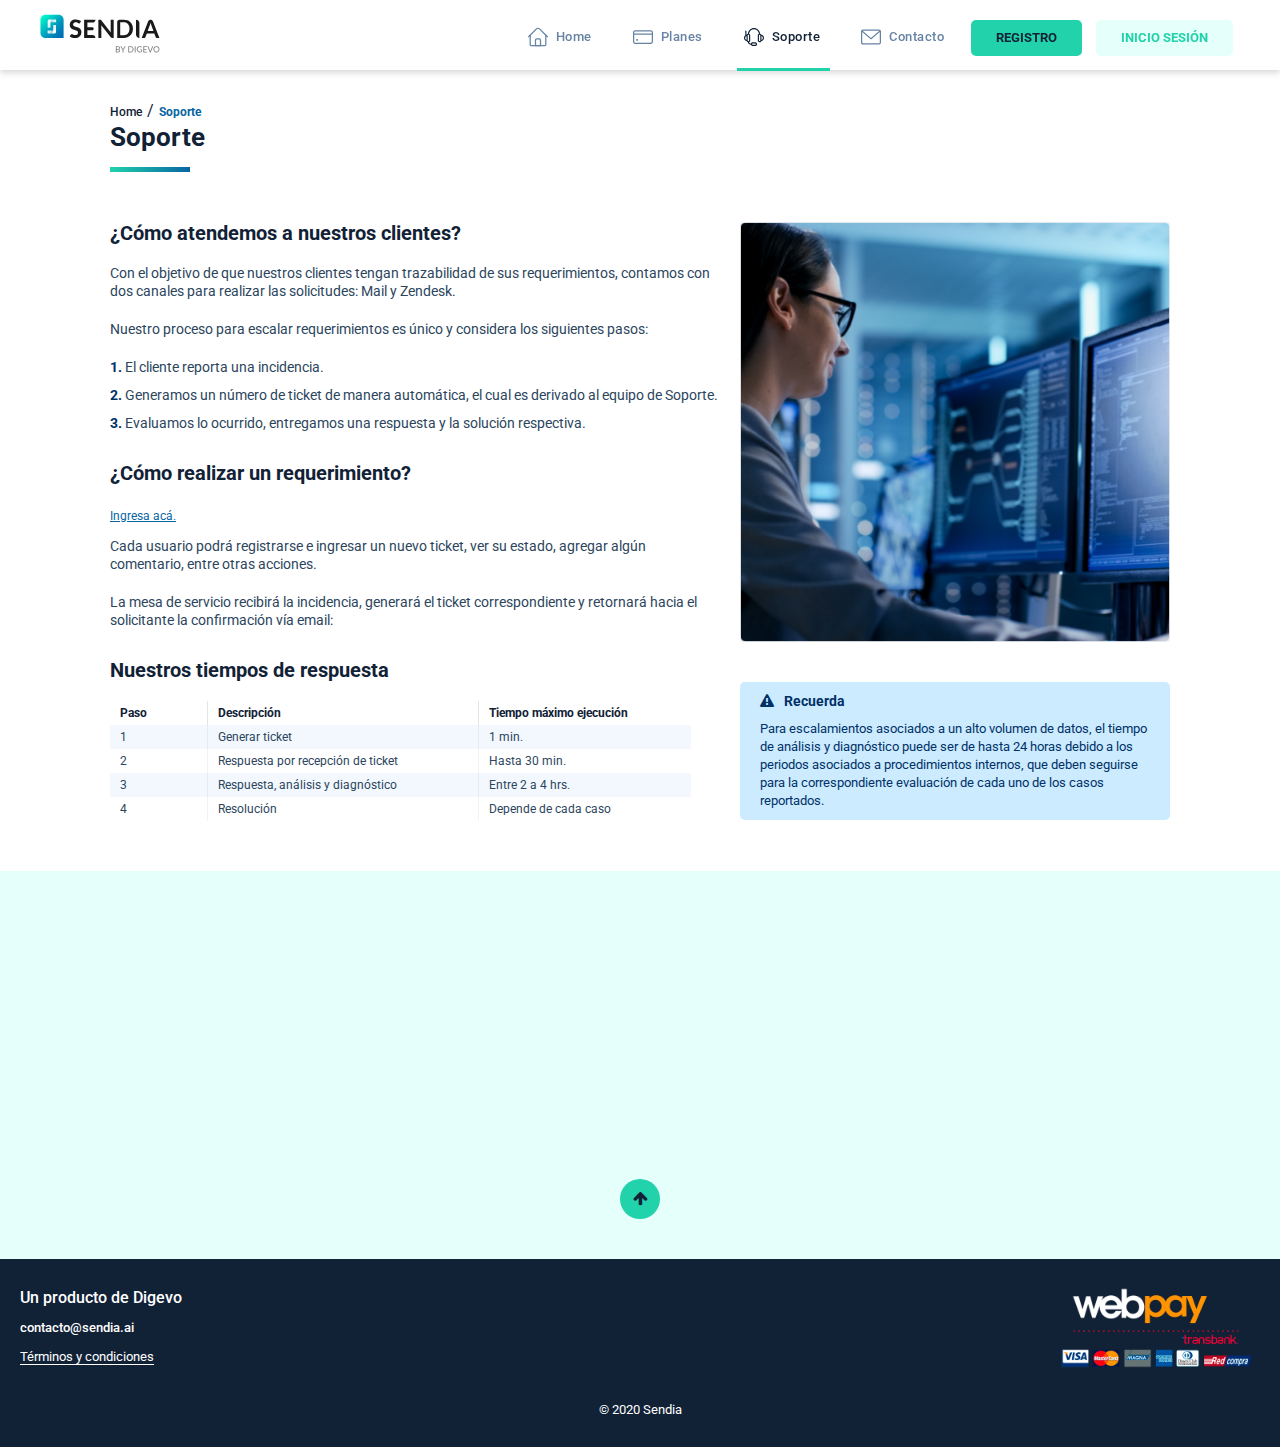
<file: support.html>
<!DOCTYPE html>
<html lang="es">
  <head>
    <title>Sendia</title>
    <meta charset="UTF-8">
    <link href="img/favicon.png" rel="shortcut icon">
    <meta name="viewport" content="width=device-width, initial-scale=1, maximum-scale=1">
    <link href="css/main.css?v=999" rel="stylesheet" type="text/css">
    <script src="js/main.js?v=999" type="text/javascript"></script>
    <!-- Meta tags facebook-->
    <meta property="og:title" content="#">
    <meta property="og:description" content="#">
    <meta property="og:image" content="#">
    <!-- Meta tags twitter cards-->
    <meta name="twitter:card" content="summary_large_image">
    <meta name="twitter:title" content="#">
    <meta name="twitter:description" content="#">
    <meta name="twitter:image" content="#">
    <link href="https://fonts.googleapis.com/css2?family=Roboto:wght@400;500;700&amp;display=swap" rel="stylesheet">
  </head>
  <body>
    <header class="header--color">
      <div class="header__primary">
        <div class="header__wrap">
          <div class="header__inner">
            <div class="header__logo"><a href="index.html"><img src="img/icons/sendia-negro.svg"></a></div>
            <div class="header__nav">
              <div class="header__nav__nav">
                <div class="header__nav__close">
                  <div></div>
                  <div></div>
                </div>
                <div class="header__nav__back">
                  <div></div>
                  <div></div>
                  <div></div>
                </div>
                <nav>
                  <div class="header__nav__header">
                    <div class="header__nav__logo"><img src="img/icons/sendia-negro.svg"></div>
                  </div>
                  <ul>
                    <li>
                      <div class="header__nav__icon"><svg id="Layer_1" enable-background="new 0 0 512 512" height="512" viewBox="0 0 512 512" width="512" xmlns="http://www.w3.org/2000/svg"><g><path d="m426 495.983h-340c-25.364 0-46-20.635-46-46v-242.02c0-8.836 7.163-16 16-16s16 7.164 16 16v242.02c0 7.72 6.28 14 14 14h340c7.72 0 14-6.28 14-14v-242.02c0-8.836 7.163-16 16-16s16 7.164 16 16v242.02c0 25.364-20.635 46-46 46z"/><path d="m496 263.958c-4.095 0-8.189-1.562-11.313-4.687l-198.989-198.987c-16.375-16.376-43.02-16.376-59.396 0l-198.988 198.988c-6.248 6.249-16.379 6.249-22.627 0-6.249-6.248-6.249-16.379 0-22.627l198.988-198.989c28.852-28.852 75.799-28.852 104.65 0l198.988 198.988c6.249 6.249 6.249 16.379 0 22.627-3.123 3.125-7.218 4.687-11.313 4.687z"/><path d="m320 495.983h-128c-8.837 0-16-7.164-16-16v-142c0-27.57 22.43-50 50-50h60c27.57 0 50 22.43 50 50v142c0 8.836-7.163 16-16 16zm-112-32h96v-126c0-9.925-8.075-18-18-18h-60c-9.925 0-18 8.075-18 18z"/></g></svg>
                      </div><a href="index.html">Home</a>
                    </li>
                    <li>
                      <div class="header__nav__icon"><svg id="Layer_1" enable-background="new 0 0 512 512" height="512" viewBox="0 0 512 512" width="512" xmlns="http://www.w3.org/2000/svg"><g><path d="m456 80h-400c-30.878 0-56 25.122-56 56v240c0 30.878 25.122 56 56 56h400c30.878 0 56-25.122 56-56v-240c0-30.878-25.122-56-56-56zm-400 32h400c13.233 0 24 10.767 24 24v32h-448v-32c0-13.233 10.767-24 24-24zm400 288h-400c-13.233 0-24-10.767-24-24v-176h448v176c0 13.233-10.767 24-24 24z"/><path d="m112 352h-16c-8.836 0-16-7.164-16-16v-16c0-8.836 7.164-16 16-16h16c8.836 0 16 7.164 16 16v16c0 8.836-7.164 16-16 16z"/></g></svg>
                      </div><a href="plans.html">Planes</a>
                    </li>
                    <li class="current">
                      <div class="header__nav__icon"><svg id="Capa_1" enable-background="new 0 0 512 512" height="512" viewBox="0 0 512 512" width="512" xmlns="http://www.w3.org/2000/svg"><g><path d="m512 280c0-41.662-29.55-75.871-66.858-78.776-4.425-14.913-16.381-26.614-31.446-30.673-10.046-82.583-77.106-145.551-157.696-145.551s-147.65 62.968-157.695 145.551c-15.065 4.059-27.022 15.759-31.446 30.673-1.296.101-2.582.24-3.858.416v-97.64c0-8.284-6.716-15-15-15s-15 6.716-15 15v109.646c-19.837 14.084-33.001 38.556-33.001 66.354 0 41.662 29.55 75.871 66.858 78.776 4.411 14.866 16.305 26.537 31.303 30.632 6.39 37.194 38.85 65.592 77.839 65.592h3.469c6.276 18.58 23.86 32 44.531 32h64c25.916 0 47-21.084 47-47s-21.084-47-47-47h-64c-20.671 0-38.255 13.42-44.531 32h-3.469c-22.683 0-41.81-15.496-47.366-36.456 17.648-6.088 30.366-22.854 30.366-42.544v-132c0-19.759-12.806-36.572-30.55-42.606 9.37-66.256 63.146-116.394 127.55-116.394s118.18 50.138 127.55 116.394c-17.744 6.034-30.55 22.847-30.55 42.606v132c0 24.813 20.187 45 45 45h4c20.375 0 37.621-13.616 43.142-32.224 37.308-2.905 66.858-37.114 66.858-78.776zm-288 143h64c9.374 0 17 7.626 17 17s-7.626 17-17 17h-64c-9.374 0-17-7.626-17-17s7.626-17 17-17zm-194-143c0-23.787 15.425-44.268 35-48.287v96.573c-19.575-4.018-35-24.499-35-48.286zm99 66c0 8.271-6.729 15-15 15h-4c-8.271 0-15-6.729-15-15 0-48.134 0-87.504 0-132 0-8.271 6.729-15 15-15h4c8.271 0 15 6.729 15 15zm288 0c0 8.271-6.729 15-15 15h-4c-8.271 0-15-6.729-15-15v-132c0-8.271 6.729-15 15-15h4c8.271 0 15 6.729 15 15zm30-17.713v-96.573c19.575 4.019 35 24.5 35 48.287s-15.425 44.267-35 48.286z"/></g></svg>
                      </div><a href="support.html">Soporte</a>
                    </li>
                    <li>
                      <div class="header__nav__icon"><svg id="Capa_1" enable-background="new 0 0 479.058 479.058" height="512" viewBox="0 0 479.058 479.058" width="512" xmlns="http://www.w3.org/2000/svg"><path d="m434.146 59.882h-389.234c-24.766 0-44.912 20.146-44.912 44.912v269.47c0 24.766 20.146 44.912 44.912 44.912h389.234c24.766 0 44.912-20.146 44.912-44.912v-269.47c0-24.766-20.146-44.912-44.912-44.912zm0 29.941c2.034 0 3.969.422 5.738 1.159l-200.355 173.649-200.356-173.649c1.769-.736 3.704-1.159 5.738-1.159zm0 299.411h-389.234c-8.26 0-14.971-6.71-14.971-14.971v-251.648l199.778 173.141c2.822 2.441 6.316 3.655 9.81 3.655s6.988-1.213 9.81-3.655l199.778-173.141v251.649c-.001 8.26-6.711 14.97-14.971 14.97z"/></svg>
                      </div><a href="#">Contacto</a>
                    </li>
                  </ul>
                  <div class="header__nav__footer"><a href="#" class="btn">Registro</a><a href="#" class="btn btn--light">Inicio sesión</a></div>
                </nav>
              </div>
            </div>
            <div class="header__right">
              <div class="header__item"><a href="#" class="btn">Registro</a></div>
              <div class="header__item"><a href="#" class="btn btn--light">Inicio sesión		</a></div>
              <div class="header__item header__item--ham">
                <div class="header__ham"><span></span><span></span><span></span></div>
              </div>
            </div>
          </div>
        </div>
      </div>
    </header>
    <div id="sections">
      <section class="section--header">
        <div class="section__wrap section__wrap--xs section--lg">
          <div class="section__header section__header--single">
            <div class="section__breadcrumb"><a href="index.html">Home</a><span class="sep">/</span><a href="#.html" class="current">Soporte</a></div>
            <h1 class="h3 section__title">Soporte</h1>
          </div>
        </div>
      </section>
      <section class="section--content">
        <div class="section__wrap section__wrap--xs section--lg">
          <div class="cols">
            <div class="col-lg-7">
              <div class="section__body wp dscroll">
                <h4>¿Cómo atendemos a nuestros clientes?</h4>
                <p>Con el objetivo de que nuestros clientes tengan trazabilidad de sus requerimientos, contamos con dos canales para realizar las solicitudes: Mail y Zendesk.</p>
                <p>Nuestro proceso para escalar requerimientos es único y considera los siguientes pasos:</p>
                <ul>
                  <li>1. El cliente reporta una incidencia.</li>
                  <li>2. Generamos un número de ticket de manera automática, el cual es derivado al equipo de Soporte.</li>
                  <li>3. Evaluamos lo ocurrido, entregamos una respuesta y la solución respectiva.</li>
                </ul>
                <h4>¿Cómo realizar un requerimiento?</h4><a href="#">Ingresa acá.</a>
                <p>Cada usuario podrá registrarse e ingresar un nuevo ticket, ver su estado, agregar algún comentario, entre otras acciones. </p>
                <p>La mesa de servicio recibirá la incidencia, generará el ticket correspondiente y retornará hacia el solicitante la confirmación vía email:</p>
                <h4>Nuestros tiempos de respuesta</h4>
                <table>
                  <tbody>
                    <tr>
                      <th>Paso</th>
                      <th>Descripción</th>
                      <th>Tiempo máximo ejecución</th>
                    </tr>
                    <tr>
                      <td>1</td>
                      <td>Generar ticket</td>
                      <td>1 min.</td>
                    </tr>
                    <tr>
                      <td>2</td>
                      <td>Respuesta por recepción de ticket</td>
                      <td>Hasta 30 min.</td>
                    </tr>
                    <tr>
                      <td>3</td>
                      <td>Respuesta, análisis y diagnóstico</td>
                      <td>Entre 2 a 4 hrs.</td>
                    </tr>
                    <tr>
                      <td>4</td>
                      <td>Resolución</td>
                      <td>Depende de cada caso</td>
                    </tr>
                  </tbody>
                </table>
              </div>
            </div>
            <div class="col-lg-5">
              <div class="section__img dscroll"><img src="img/uploads/6.png"></div>
              <div class="section__alert dscroll">
                <p class="section__alert__title">Recuerda<span class="fa fa-exclamation-triangle"></span></p>
                <p>Para escalamientos asociados a un alto volumen de datos, el tiempo de análisis y diagnóstico puede ser de hasta 24 horas debido a los periodos asociados a procedimientos internos, que deben seguirse para la correspondiente evaluación de cada uno de los casos reportados.		</p>
              </div>
            </div>
          </div>
        </div>
      </section>
      <section class="section--contact section--light">
        <div class="section__wrap">
          <div class="section__body dscroll">
            <div class="section__icon"><img src="img/icons/email.svg"></div>
            <p class="section__description">Si tienes dudas o quieres que uno de nuestros ejecutivos te atienda</p><a href="#" class="btn">Contáctanos</a>
          </div>
        </div>
      </section>
      <section class="section--arrow section--light">
        <div class="section__arrow">
          <div data-goto=".section--header" class="section__arrow__circle"><span class="fa fa-arrow-up"></span></div>
        </div>
      </section>
      <div class="menusticky">
        <div class="menusticky__limit">
          <div class="cols cols-gutter-0">
            <div class="col-xs-3">
              <div class="menusticky__item">
                <div class="menusticky__icon"><svg id="Layer_1" enable-background="new 0 0 512 512" height="512" viewBox="0 0 512 512" width="512" xmlns="http://www.w3.org/2000/svg"><g><path d="m426 495.983h-340c-25.364 0-46-20.635-46-46v-242.02c0-8.836 7.163-16 16-16s16 7.164 16 16v242.02c0 7.72 6.28 14 14 14h340c7.72 0 14-6.28 14-14v-242.02c0-8.836 7.163-16 16-16s16 7.164 16 16v242.02c0 25.364-20.635 46-46 46z"/><path d="m496 263.958c-4.095 0-8.189-1.562-11.313-4.687l-198.989-198.987c-16.375-16.376-43.02-16.376-59.396 0l-198.988 198.988c-6.248 6.249-16.379 6.249-22.627 0-6.249-6.248-6.249-16.379 0-22.627l198.988-198.989c28.852-28.852 75.799-28.852 104.65 0l198.988 198.988c6.249 6.249 6.249 16.379 0 22.627-3.123 3.125-7.218 4.687-11.313 4.687z"/><path d="m320 495.983h-128c-8.837 0-16-7.164-16-16v-142c0-27.57 22.43-50 50-50h60c27.57 0 50 22.43 50 50v142c0 8.836-7.163 16-16 16zm-112-32h96v-126c0-9.925-8.075-18-18-18h-60c-9.925 0-18 8.075-18 18z"/></g></svg>
                </div><a href="index.html">Home</a>
              </div>
            </div>
            <div class="col-xs-3">
              <div class="menusticky__item">
                <div class="menusticky__icon"><svg id="Layer_1" enable-background="new 0 0 512 512" height="512" viewBox="0 0 512 512" width="512" xmlns="http://www.w3.org/2000/svg"><g><path d="m456 80h-400c-30.878 0-56 25.122-56 56v240c0 30.878 25.122 56 56 56h400c30.878 0 56-25.122 56-56v-240c0-30.878-25.122-56-56-56zm-400 32h400c13.233 0 24 10.767 24 24v32h-448v-32c0-13.233 10.767-24 24-24zm400 288h-400c-13.233 0-24-10.767-24-24v-176h448v176c0 13.233-10.767 24-24 24z"/><path d="m112 352h-16c-8.836 0-16-7.164-16-16v-16c0-8.836 7.164-16 16-16h16c8.836 0 16 7.164 16 16v16c0 8.836-7.164 16-16 16z"/></g></svg>
                </div><a href="plans.html">Planes</a>
              </div>
            </div>
            <div class="col-xs-3">
              <div class="menusticky__item current">
                <div class="menusticky__icon"><svg id="Capa_1" enable-background="new 0 0 512 512" height="512" viewBox="0 0 512 512" width="512" xmlns="http://www.w3.org/2000/svg"><g><path d="m512 280c0-41.662-29.55-75.871-66.858-78.776-4.425-14.913-16.381-26.614-31.446-30.673-10.046-82.583-77.106-145.551-157.696-145.551s-147.65 62.968-157.695 145.551c-15.065 4.059-27.022 15.759-31.446 30.673-1.296.101-2.582.24-3.858.416v-97.64c0-8.284-6.716-15-15-15s-15 6.716-15 15v109.646c-19.837 14.084-33.001 38.556-33.001 66.354 0 41.662 29.55 75.871 66.858 78.776 4.411 14.866 16.305 26.537 31.303 30.632 6.39 37.194 38.85 65.592 77.839 65.592h3.469c6.276 18.58 23.86 32 44.531 32h64c25.916 0 47-21.084 47-47s-21.084-47-47-47h-64c-20.671 0-38.255 13.42-44.531 32h-3.469c-22.683 0-41.81-15.496-47.366-36.456 17.648-6.088 30.366-22.854 30.366-42.544v-132c0-19.759-12.806-36.572-30.55-42.606 9.37-66.256 63.146-116.394 127.55-116.394s118.18 50.138 127.55 116.394c-17.744 6.034-30.55 22.847-30.55 42.606v132c0 24.813 20.187 45 45 45h4c20.375 0 37.621-13.616 43.142-32.224 37.308-2.905 66.858-37.114 66.858-78.776zm-288 143h64c9.374 0 17 7.626 17 17s-7.626 17-17 17h-64c-9.374 0-17-7.626-17-17s7.626-17 17-17zm-194-143c0-23.787 15.425-44.268 35-48.287v96.573c-19.575-4.018-35-24.499-35-48.286zm99 66c0 8.271-6.729 15-15 15h-4c-8.271 0-15-6.729-15-15 0-48.134 0-87.504 0-132 0-8.271 6.729-15 15-15h4c8.271 0 15 6.729 15 15zm288 0c0 8.271-6.729 15-15 15h-4c-8.271 0-15-6.729-15-15v-132c0-8.271 6.729-15 15-15h4c8.271 0 15 6.729 15 15zm30-17.713v-96.573c19.575 4.019 35 24.5 35 48.287s-15.425 44.267-35 48.286z"/></g></svg>
                </div><a href="support.html">Soporte</a>
              </div>
            </div>
            <div class="col-xs-3">
              <div class="menusticky__item">
                <div class="menusticky__icon"><svg id="Capa_1" enable-background="new 0 0 479.058 479.058" height="512" viewBox="0 0 479.058 479.058" width="512" xmlns="http://www.w3.org/2000/svg"><path d="m434.146 59.882h-389.234c-24.766 0-44.912 20.146-44.912 44.912v269.47c0 24.766 20.146 44.912 44.912 44.912h389.234c24.766 0 44.912-20.146 44.912-44.912v-269.47c0-24.766-20.146-44.912-44.912-44.912zm0 29.941c2.034 0 3.969.422 5.738 1.159l-200.355 173.649-200.356-173.649c1.769-.736 3.704-1.159 5.738-1.159zm0 299.411h-389.234c-8.26 0-14.971-6.71-14.971-14.971v-251.648l199.778 173.141c2.822 2.441 6.316 3.655 9.81 3.655s6.988-1.213 9.81-3.655l199.778-173.141v251.649c-.001 8.26-6.711 14.97-14.971 14.97z"/></svg>
                </div><a href="contact.html">Contacto								</a>
              </div>
            </div>
          </div>
        </div>
      </div>
    </div>
    <footer>
      <div class="footer__wrap">
        <div class="cols">
          <div class="footer__flex">
            <div class="col-sm-12 col-md-6">
              <div class="footer__content">
                <p class="footer__title">Un producto de Digevo</p>
                <p class="footer__description">contacto@sendia.ai</p><a href="#" class="footer__terms">Términos y condiciones		</a>
              </div>
            </div>
            <div class="col-sm-12 col-md-6">
              <div class="footer__img"><img src="img/icons/webpay-logo.png"></div>
            </div>
          </div>
          <div class="col-sm-12">
            <div class="footer__copyright"><span>© 2020 Sendia</span></div>
          </div>
        </div>
      </div>
    </footer>
  </body>
</html>
</file>
<file: css/main.css>
.clearfix:after,.clearfix:before{content:" ";display:table}.clearfix:after{clear:both}.pull-right{float:right!important}.pull-left{float:left!important}.hide{display:none!important}.show{display:block!important}.invisible{visibility:hidden}.hidden{display:none!important}.affix{position:fixed}*{margin:0;padding:0;border:0;outline:0;-moz-box-sizing:border-box;box-sizing:border-box}body{-webkit-font-smoothing:antialiased;background:#fff}body,button,input,select,textarea{font-family:'Roboto',sans-serif;font-size:16px;line-height:22px;color:#000}a,button,input,select,textarea{transition:.2s ease}a{color:#112136;text-decoration:none}a.a-classic{text-decoration:underline}a:hover,button:hover,input[type=checkbox]:hover,input[type=radio]:hover,label:hover,select:hover{cursor:pointer}.h1,.h2,.h3,.h4,.h5,h1,h2,h3,h4,h5{margin-bottom:20px;font-family:'Roboto',sans-serif;font-weight:700}.cols>div,.content blockquote,.content h1,.content h2,.content h3,.content h4,.content iframe,.content ol,.content p,.content pre,.content table,.content ul,p{margin-bottom:20px}.h1,h1{font-size:32px;line-height:36px}@media (min-width:960px){.h1,h1{font-size:50px;line-height:56px}}.h2,h2{font-size:26px;line-height:29px}@media (min-width:720px){.h2,h2{font-size:32px;line-height:36px}}.h3,h3{font-size:20px;line-height:22px}@media (min-width:480px){.h3,h3{font-size:26px;line-height:29px}}.h4,h4{font-size:16px;line-height:22px}@media (min-width:480px){.h4,h4{font-size:20px;line-height:22px}}.h5,h5{font-size:14px;line-height:16px}ol,ul{list-style-type:none}img{width:auto;height:auto;margin:0 auto}img,svg{display:block;max-width:100%}.col-lg-1,.col-lg-10,.col-lg-11,.col-lg-12,.col-lg-2,.col-lg-3,.col-lg-4,.col-lg-5,.col-lg-6,.col-lg-7,.col-lg-8,.col-lg-9,.col-md-1,.col-md-10,.col-md-11,.col-md-12,.col-md-2,.col-md-3,.col-md-4,.col-md-5,.col-md-6,.col-md-7,.col-md-8,.col-md-9,.col-sm-1,.col-sm-10,.col-sm-11,.col-sm-12,.col-sm-2,.col-sm-3,.col-sm-4,.col-sm-5,.col-sm-6,.col-sm-7,.col-sm-8,.col-sm-9,.col-xs-1,.col-xs-10,.col-xs-11,.col-xs-12,.col-xs-2,.col-xs-3,.col-xs-4,.col-xs-5,.col-xs-6,.col-xs-7,.col-xs-8,.col-xs-9{position:relative;min-height:1px;padding-left:10px;padding-right:10px}.cols,.row{margin-left:-10px;margin-right:-10px}.row:after,.row:before{content:" ";display:table}.row:after{clear:both}.cols.cols--0:after,.cols.cols--0:before,.cols:after,.cols:before{content:" ";display:table}.cols.cols--0:after,.cols:after{clear:both}.cols>div{-moz-box-sizing:border-box;box-sizing:border-box}.cols:last-child{margin-bottom:-20px}.cols.cols--0,.cols.cols-gutter-0,.cols.cols-gutter-1,.cols.cols-gutter-buttons{margin-left:0;margin-right:0}.cols.cols--0>div,.cols.cols-gutter-0>div{padding-left:0;padding-right:0;margin-bottom:0}.cols.cols--0:last-child,.cols.cols-gutter-0:last-child,.cols.cols-gutter-1>div:last-child{margin-bottom:0}.cols.cols-gutter-0:after,.cols.cols-gutter-0:before{content:" ";display:table}.cols.cols-gutter-0:after{clear:both}.cols.cols-gutter-1:after,.cols.cols-gutter-1:before{content:" ";display:table}.cols.cols-gutter-1:after{clear:both}.cols.cols-gutter-1>div{padding-left:0;padding-right:0;margin-bottom:5px}@media (min-width:960px){.cols.cols-gutter-1>div{padding-left:5px;padding-right:5px;margin-bottom:5px}.cols.cols-gutter-1>div:last-child{margin-bottom:5px}}.cols.cols-gutter-buttons:after,.cols.cols-gutter-buttons:before,.cols.cols-scroll.cols-gutter-min:after,.cols.cols-scroll.cols-gutter-min:before{content:" ";display:table}.cols.cols-gutter-buttons:after,.cols.cols-scroll.cols-gutter-min:after{clear:both}.cols.cols-gutter-buttons>div{padding-left:0;padding-right:4px;margin-bottom:10px}.cols.cols-gutter-buttons>div:last-child{padding-right:0}@media (min-width:960px){.cols .col-lg-20{float:left;width:20%;position:relative;min-height:1px;padding-left:10px;padding-right:10px}}@media (min-width:1090px){.cols .col-limit-20{float:left;width:20%;position:relative;min-height:1px;padding-left:10px;padding-right:10px}}@media (min-width:960px){.cols.cols-gutter-2{margin-left:-20px;margin-right:-20px}.cols.cols-gutter-2:after,.cols.cols-gutter-2:before{content:" ";display:table}.cols.cols-gutter-2:after{clear:both}.cols.cols-gutter-2>div{padding-left:20px;padding-right:20px;margin-bottom:40px}.cols.cols-gutter-2:last-child{margin-bottom:-40px}}.cols.cols-scroll{overflow:auto;-webkit-overflow-scrolling:touch;white-space:nowrap;margin:0 -20px -20px;padding:0 20px 20px}@media (min-width:720px){.cols.cols-scroll{margin-right:-40px}}.cols.cols-scroll>div{display:inline-block;vertical-align:top;width:200px;white-space:normal;margin:0;padding:0 10px 0 0}.cols.cols-scroll>div:last-child,section.section--clients .section__body .section__clients>div:last-child{margin-right:15px}.cols.cols-scroll.cols-gutter-min{margin-left:0;margin-right:0}.cols.cols-scroll.cols-gutter-min>div{padding-left:5px;padding-right:5px;margin-bottom:10px}.cols.cols-scroll.cols-gutter-min:last-child{margin-bottom:10px}@media (max-width:1200px){.cols.cols-scroll-limit{overflow:auto;-webkit-overflow-scrolling:touch;white-space:nowrap;margin:0 -20px -20px;padding:0 20px 20px}.cols.cols-scroll-limit>div{display:inline-block;vertical-align:top;width:300px;white-space:normal;margin:0;padding:0 10px 0 0}.cols.cols-scroll-limit>div:last-child{margin-right:15px}.cols.cols-gutter-min{margin-left:0;margin-right:0}.cols.cols-gutter-min:after,.cols.cols-gutter-min:before{content:" ";display:table}.cols.cols-gutter-min:after{clear:both}.cols.cols-gutter-min>div{padding-left:5px;padding-right:5px;margin-bottom:10px}.cols.cols-gutter-min:last-child{margin-bottom:10px}}@media (max-width:1200px) and (min-width:720px){.cols.cols-scroll-limit{margin-right:-40px}}.col-xs-1,.col-xs-10,.col-xs-11,.col-xs-12,.col-xs-2,.col-xs-3,.col-xs-4,.col-xs-5,.col-xs-6,.col-xs-7,.col-xs-8,.col-xs-9{float:left}.col-xs-12{width:100%}.col-xs-11{width:91.66666666666666%}.col-xs-10{width:83.33333333333334%}.col-xs-9{width:75%}.col-xs-8{width:66.66666666666666%}.col-xs-7{width:58.333333333333336%}.col-xs-6{width:50%}.col-xs-5{width:41.66666666666667%}.col-xs-4{width:33.33333333333333%}.col-xs-3{width:25%}.col-xs-2{width:16.666666666666664%}.col-xs-1{width:8.333333333333332%}.col-xs-pull-12{right:100%}.col-xs-pull-11{right:91.66666666666666%}.col-xs-pull-10{right:83.33333333333334%}.col-xs-pull-9{right:75%}.col-xs-pull-8{right:66.66666666666666%}.col-xs-pull-7{right:58.333333333333336%}.col-xs-pull-6{right:50%}.col-xs-pull-5{right:41.66666666666667%}.col-xs-pull-4{right:33.33333333333333%}.col-xs-pull-3{right:25%}.col-xs-pull-2{right:16.666666666666664%}.col-xs-pull-1{right:8.333333333333332%}.col-xs-pull-0{right:auto}.col-xs-push-12{left:100%}.col-xs-push-11{left:91.66666666666666%}.col-xs-push-10{left:83.33333333333334%}.col-xs-push-9{left:75%}.col-xs-push-8{left:66.66666666666666%}.col-xs-push-7{left:58.333333333333336%}.col-xs-push-6{left:50%}.col-xs-push-5{left:41.66666666666667%}.col-xs-push-4{left:33.33333333333333%}.col-xs-push-3{left:25%}.col-xs-push-2{left:16.666666666666664%}.col-xs-push-1{left:8.333333333333332%}.col-xs-push-0{left:auto}.col-xs-offset-12{margin-left:100%}.col-xs-offset-11{margin-left:91.66666666666666%}.col-xs-offset-10{margin-left:83.33333333333334%}.col-xs-offset-9{margin-left:75%}.col-xs-offset-8{margin-left:66.66666666666666%}.col-xs-offset-7{margin-left:58.333333333333336%}.col-xs-offset-6{margin-left:50%}.col-xs-offset-5{margin-left:41.66666666666667%}.col-xs-offset-4{margin-left:33.33333333333333%}.col-xs-offset-3{margin-left:25%}.col-xs-offset-2{margin-left:16.666666666666664%}.col-xs-offset-1{margin-left:8.333333333333332%}.col-xs-offset-0,.content ul{margin-left:0}@media (min-width:480px){.col-sm-1,.col-sm-10,.col-sm-11,.col-sm-12,.col-sm-2,.col-sm-3,.col-sm-4,.col-sm-5,.col-sm-6,.col-sm-7,.col-sm-8,.col-sm-9{float:left}.col-sm-12{width:100%}.col-sm-11{width:91.66666666666666%}.col-sm-10{width:83.33333333333334%}.col-sm-9{width:75%}.col-sm-8{width:66.66666666666666%}.col-sm-7{width:58.333333333333336%}.col-sm-6{width:50%}.col-sm-5{width:41.66666666666667%}.col-sm-4{width:33.33333333333333%}.col-sm-3{width:25%}.col-sm-2{width:16.666666666666664%}.col-sm-1{width:8.333333333333332%}.col-sm-pull-12{right:100%}.col-sm-pull-11{right:91.66666666666666%}.col-sm-pull-10{right:83.33333333333334%}.col-sm-pull-9{right:75%}.col-sm-pull-8{right:66.66666666666666%}.col-sm-pull-7{right:58.333333333333336%}.col-sm-pull-6{right:50%}.col-sm-pull-5{right:41.66666666666667%}.col-sm-pull-4{right:33.33333333333333%}.col-sm-pull-3{right:25%}.col-sm-pull-2{right:16.666666666666664%}.col-sm-pull-1{right:8.333333333333332%}.col-sm-pull-0{right:auto}.col-sm-push-12{left:100%}.col-sm-push-11{left:91.66666666666666%}.col-sm-push-10{left:83.33333333333334%}.col-sm-push-9{left:75%}.col-sm-push-8{left:66.66666666666666%}.col-sm-push-7{left:58.333333333333336%}.col-sm-push-6{left:50%}.col-sm-push-5{left:41.66666666666667%}.col-sm-push-4{left:33.33333333333333%}.col-sm-push-3{left:25%}.col-sm-push-2{left:16.666666666666664%}.col-sm-push-1{left:8.333333333333332%}.col-sm-push-0{left:auto}.col-sm-offset-12{margin-left:100%}.col-sm-offset-11{margin-left:91.66666666666666%}.col-sm-offset-10{margin-left:83.33333333333334%}.col-sm-offset-9{margin-left:75%}.col-sm-offset-8{margin-left:66.66666666666666%}.col-sm-offset-7{margin-left:58.333333333333336%}.col-sm-offset-6{margin-left:50%}.col-sm-offset-5{margin-left:41.66666666666667%}.col-sm-offset-4{margin-left:33.33333333333333%}.col-sm-offset-3{margin-left:25%}.col-sm-offset-2{margin-left:16.666666666666664%}.col-sm-offset-1{margin-left:8.333333333333332%}.col-sm-offset-0{margin-left:0}}@media (min-width:720px){.col-md-1,.col-md-10,.col-md-11,.col-md-12,.col-md-2,.col-md-3,.col-md-4,.col-md-5,.col-md-6,.col-md-7,.col-md-8,.col-md-9{float:left}.col-md-12{width:100%}.col-md-11{width:91.66666666666666%}.col-md-10{width:83.33333333333334%}.col-md-9{width:75%}.col-md-8{width:66.66666666666666%}.col-md-7{width:58.333333333333336%}.col-md-6{width:50%}.col-md-5{width:41.66666666666667%}.col-md-4{width:33.33333333333333%}.col-md-3{width:25%}.col-md-2{width:16.666666666666664%}.col-md-1{width:8.333333333333332%}.col-md-pull-12{right:100%}.col-md-pull-11{right:91.66666666666666%}.col-md-pull-10{right:83.33333333333334%}.col-md-pull-9{right:75%}.col-md-pull-8{right:66.66666666666666%}.col-md-pull-7{right:58.333333333333336%}.col-md-pull-6{right:50%}.col-md-pull-5{right:41.66666666666667%}.col-md-pull-4{right:33.33333333333333%}.col-md-pull-3{right:25%}.col-md-pull-2{right:16.666666666666664%}.col-md-pull-1{right:8.333333333333332%}.col-md-pull-0{right:auto}.col-md-push-12{left:100%}.col-md-push-11{left:91.66666666666666%}.col-md-push-10{left:83.33333333333334%}.col-md-push-9{left:75%}.col-md-push-8{left:66.66666666666666%}.col-md-push-7{left:58.333333333333336%}.col-md-push-6{left:50%}.col-md-push-5{left:41.66666666666667%}.col-md-push-4{left:33.33333333333333%}.col-md-push-3{left:25%}.col-md-push-2{left:16.666666666666664%}.col-md-push-1{left:8.333333333333332%}.col-md-push-0{left:auto}.col-md-offset-12{margin-left:100%}.col-md-offset-11{margin-left:91.66666666666666%}.col-md-offset-10{margin-left:83.33333333333334%}.col-md-offset-9{margin-left:75%}.col-md-offset-8{margin-left:66.66666666666666%}.col-md-offset-7{margin-left:58.333333333333336%}.col-md-offset-6{margin-left:50%}.col-md-offset-5{margin-left:41.66666666666667%}.col-md-offset-4{margin-left:33.33333333333333%}.col-md-offset-3{margin-left:25%}.col-md-offset-2{margin-left:16.666666666666664%}.col-md-offset-1{margin-left:8.333333333333332%}.col-md-offset-0{margin-left:0}}@media (min-width:960px){.col-lg-1,.col-lg-10,.col-lg-11,.col-lg-12,.col-lg-2,.col-lg-3,.col-lg-4,.col-lg-5,.col-lg-6,.col-lg-7,.col-lg-8,.col-lg-9{float:left}.col-lg-12{width:100%}.col-lg-11{width:91.66666666666666%}.col-lg-10{width:83.33333333333334%}.col-lg-9{width:75%}.col-lg-8{width:66.66666666666666%}.col-lg-7{width:58.333333333333336%}.col-lg-6{width:50%}.col-lg-5{width:41.66666666666667%}.col-lg-4{width:33.33333333333333%}.col-lg-3{width:25%}.col-lg-2{width:16.666666666666664%}.col-lg-1{width:8.333333333333332%}.col-lg-pull-12{right:100%}.col-lg-pull-11{right:91.66666666666666%}.col-lg-pull-10{right:83.33333333333334%}.col-lg-pull-9{right:75%}.col-lg-pull-8{right:66.66666666666666%}.col-lg-pull-7{right:58.333333333333336%}.col-lg-pull-6{right:50%}.col-lg-pull-5{right:41.66666666666667%}.col-lg-pull-4{right:33.33333333333333%}.col-lg-pull-3{right:25%}.col-lg-pull-2{right:16.666666666666664%}.col-lg-pull-1{right:8.333333333333332%}.col-lg-pull-0{right:auto}.col-lg-push-12{left:100%}.col-lg-push-11{left:91.66666666666666%}.col-lg-push-10{left:83.33333333333334%}.col-lg-push-9{left:75%}.col-lg-push-8{left:66.66666666666666%}.col-lg-push-7{left:58.333333333333336%}.col-lg-push-6{left:50%}.col-lg-push-5{left:41.66666666666667%}.col-lg-push-4{left:33.33333333333333%}.col-lg-push-3{left:25%}.col-lg-push-2{left:16.666666666666664%}.col-lg-push-1{left:8.333333333333332%}.col-lg-push-0{left:auto}.col-lg-offset-12{margin-left:100%}.col-lg-offset-11{margin-left:91.66666666666666%}.col-lg-offset-10{margin-left:83.33333333333334%}.col-lg-offset-9{margin-left:75%}.col-lg-offset-8{margin-left:66.66666666666666%}.col-lg-offset-7{margin-left:58.333333333333336%}.col-lg-offset-6{margin-left:50%}.col-lg-offset-5{margin-left:41.66666666666667%}.col-lg-offset-4{margin-left:33.33333333333333%}.col-lg-offset-3{margin-left:25%}.col-lg-offset-2{margin-left:16.666666666666664%}.col-lg-offset-1{margin-left:8.333333333333332%}.col-lg-offset-0{margin-left:0}}@-webkit-keyframes fadeIn{0%{opacity:0}}@keyframes fadeIn{0%{opacity:0}}@-webkit-keyframes fadeOut{to{opacity:0}}@keyframes fadeOut{to{opacity:0}}@-webkit-keyframes slideUp{0%{-webkit-transform:translateY(100%);transform:translateY(100%)}}@keyframes slideUp{0%{-webkit-transform:translateY(100%);transform:translateY(100%)}}@-webkit-keyframes slideUpCartel{50%{-webkit-transform:translateY(100%);transform:translateY(100%)}}@keyframes slideUpCartel{50%{-webkit-transform:translateY(100%);transform:translateY(100%)}}@-webkit-keyframes slideFadeUp{0%{-webkit-transform:translateY(20px);transform:translateY(20px);opacity:0}}@keyframes slideFadeUp{0%{-webkit-transform:translateY(20px);transform:translateY(20px);opacity:0}}@-webkit-keyframes slideUpOut{to{-webkit-transform:translateY(-100%);transform:translateY(-100%)}}@keyframes slideUpOut{to{-webkit-transform:translateY(-100%);transform:translateY(-100%)}}@-webkit-keyframes slideDown{0%{-webkit-transform:translateY(-100%);transform:translateY(-100%)}}@keyframes slideDown{0%{-webkit-transform:translateY(-100%);transform:translateY(-100%)}}@-webkit-keyframes slideFadeDown{0%{-webkit-transform:translateY(-20px);transform:translateY(-20px);opacity:0}}@keyframes slideFadeDown{0%{-webkit-transform:translateY(-20px);transform:translateY(-20px);opacity:0}}@-webkit-keyframes slideDownOut{to{-webkit-transform:translateY(100%);transform:translateY(100%)}}@keyframes slideDownOut{to{-webkit-transform:translateY(100%);transform:translateY(100%)}}@-webkit-keyframes slideLeft{0%{-webkit-transform:translateX(100%);transform:translateX(100%)}}@keyframes slideLeft{0%{-webkit-transform:translateX(100%);transform:translateX(100%)}}@-webkit-keyframes slideFadeLeft{0%{-webkit-transform:translateX(20px);transform:translateX(20px);opacity:0}}@keyframes slideFadeLeft{0%{-webkit-transform:translateX(20px);transform:translateX(20px);opacity:0}}@-webkit-keyframes slideLeftOut{to{-webkit-transform:translateX(-100%);transform:translateX(-100%)}}@keyframes slideLeftOut{to{-webkit-transform:translateX(-100%);transform:translateX(-100%)}}@-webkit-keyframes slideRight{0%{-webkit-transform:translateX(-100%);transform:translateX(-100%)}}@keyframes slideRight{0%{-webkit-transform:translateX(-100%);transform:translateX(-100%)}}@-webkit-keyframes slideFadeRight{0%{-webkit-transform:translateX(-20px);transform:translateX(-20px);opacity:0}}@keyframes slideFadeRight{0%{-webkit-transform:translateX(-20px);transform:translateX(-20px);opacity:0}}@-webkit-keyframes slideRightOut{to{-webkit-transform:translateX(100%);transform:translateX(100%)}}@keyframes slideRightOut{to{-webkit-transform:translateX(100%);transform:translateX(100%)}}@-webkit-keyframes scaleIn{0%{-webkit-transform:scale(0);transform:scale(0)}}@keyframes scaleIn{0%{-webkit-transform:scale(0);transform:scale(0)}}@-webkit-keyframes scaleFadeIn{0%{-webkit-transform:scale(1.2);transform:scale(1.2);opacity:0}}@keyframes scaleFadeIn{0%{-webkit-transform:scale(1.2);transform:scale(1.2);opacity:0}}@-webkit-keyframes scaleOut{to{-webkit-transform:scale(0);transform:scale(0)}}@keyframes scaleOut{to{-webkit-transform:scale(0);transform:scale(0)}}@-webkit-keyframes scaleFadeOut{to{-webkit-transform:scale(.8);transform:scale(.8);opacity:0}}@keyframes scaleFadeOut{to{-webkit-transform:scale(.8);transform:scale(.8);opacity:0}}@-webkit-keyframes translateBg{0%{-webkit-transform:translateY(-10%);transform:translateY(-10%)}}@keyframes translateBg{0%{-webkit-transform:translateY(-10%);transform:translateY(-10%)}}@-webkit-keyframes heightMd{0%{max-height:0;overflow:hidden}to{max-height:500px;overflow:hidden}}@keyframes heightMd{0%{max-height:0;overflow:hidden}to{max-height:500px;overflow:hidden}}@-webkit-keyframes bgIn{0%{-webkit-transform:translateY(-10%);transform:translateY(-10%)}}@keyframes bgIn{0%{-webkit-transform:translateY(-10%);transform:translateY(-10%)}}@-webkit-keyframes float{0%,to{-webkit-transform:translate(0,0);transform:translate(0,0)}65%{-webkit-transform:translate(0,7px);transform:translate(0,7px)}}@keyframes float{0%,to{-webkit-transform:translate(0,0);transform:translate(0,0)}65%{-webkit-transform:translate(0,7px);transform:translate(0,7px)}}@-webkit-keyframes float-reverse{0%,to{-webkit-transform:translate(0,7px);transform:translate(0,7px)}65%{-webkit-transform:translate(0,0);transform:translate(0,0)}}@keyframes float-reverse{0%,to{-webkit-transform:translate(0,7px);transform:translate(0,7px)}65%{-webkit-transform:translate(0,0);transform:translate(0,0)}}@-webkit-keyframes float-reverse2{0%,to{-webkit-transform:translate(7px,0);transform:translate(7px,0)}65%{-webkit-transform:translate(0,0);transform:translate(0,0)}}@keyframes float-reverse2{0%,to{-webkit-transform:translate(7px,0);transform:translate(7px,0)}65%{-webkit-transform:translate(0,0);transform:translate(0,0)}}@-webkit-keyframes float-reverse3{0%,to{-webkit-transform:translate(0,0);transform:translate(0,0)}65%{-webkit-transform:translate(7px,0);transform:translate(7px,0)}}@keyframes float-reverse3{0%,to{-webkit-transform:translate(0,0);transform:translate(0,0)}65%{-webkit-transform:translate(7px,0);transform:translate(7px,0)}}@-webkit-keyframes tada{0%,to{-webkit-transform:rotate(0deg);transform:rotate(0deg)}65%{-webkit-transform:rotate(2deg);transform:rotate(2deg)}}@keyframes tada{0%,to{-webkit-transform:rotate(0deg);transform:rotate(0deg)}65%{-webkit-transform:rotate(2deg);transform:rotate(2deg)}}@-webkit-keyframes slideUpCartel{0%,to{-webkit-transform:translate(0,0);transform:translate(0,0)}65%{-webkit-transform:translate(0,10px);transform:translate(0,10px)}}@keyframes slideUpCartel{0%,to{-webkit-transform:translate(0,0);transform:translate(0,0)}65%{-webkit-transform:translate(0,10px);transform:translate(0,10px)}}article{position:relative;overflow:hidden;border-radius:5px;padding:10px;background-color:#fff;box-shadow:0 0 10px rgba(0,0,0,.1)}.menusticky .menusticky__item a:after,article a:after{content:"";position:absolute;top:0;left:0;width:100%;height:100%;z-index:2}article .article__flex{display:-ms-flexbox;display:flex;-ms-flex-align:center;align-items:center}article .article__bg{position:absolute;top:0;left:0;height:100%;width:100%;overflow:hidden}article .article__title{font-weight:500;margin-bottom:10px}article .article__description{margin-bottom:10px;font-size:14px;line-height:18px}.content blockquote:last-child,.content h1:last-child,.content h2:last-child,.content h3:last-child,.content h4:last-child,.content iframe:last-child,.content ol:last-child,.content p:last-child,.content pre:last-child,.content table:last-child,.content ul:last-child,article .article__description:last-child{margin-bottom:0}article .article__content p{font-size:16px;font-weight:400}article.article--feature{max-width:200px;height:150px;color:#112136;text-align:center;padding:30px 15px}@media (min-width:720px){article.article--feature{height:250px}}article.article--feature .article__icon{display:block;margin-bottom:10px}article.article--feature .article__icon img{width:40px;margin:0 auto}article.article--feature .article__body .article__title{font-size:14px;font-weight:700}.bg img,article.article--feature .article__body .article__description{display:none}@media (min-width:720px){article.article--feature .article__body .article__description{display:block;font-size:13px;line-height:14px;opacity:.8}}article.article--box{position:relative;background-color:#000;min-height:120px;margin-bottom:60px}@media (min-width:720px){article.article--box{margin-bottom:0;min-height:200px}}article.article--box .article__bg{opacity:.5}article.article--box .article__body{position:absolute;bottom:0;left:0;padding:20px;width:100%;color:#fff}article.article--box .article__body .article__description{font-size:14px;line-height:14px;font-weight:500}@media (min-width:720px){article.article--box .article__body .article__description{font-size:18px;line-height:22px}}article.article--channel{min-height:100px;color:#fff;padding:10px 20px;background-color:#112136;transition:.2s}@media (min-width:720px){article.article--channel{min-height:135px}}article.article--channel .article__body{height:100px}article.article--channel.article--channer--sms{background:#112136 url(../img/icons/sms-bg.png) 50% 50%}article.article--channel.article--channer--mail{background:#112136 url(../img/icons/mail-bg.png) 50% 50%}article.article--channel.article--channer--wp{background:#112136 url(../img/icons/wsp-bg.png) 50% 50%}article.article--channel.article--channer--push{background:#112136 url(../img/icons/push-bg.png) 50% 50%}article.article--channel .article__header{position:absolute;display:-ms-flexbox;display:flex;min-height:100px;-ms-flex-pack:start;justify-content:flex-start;width:70%;-ms-flex-align:center;align-items:center;transition:.2s}@media (min-width:720px){article.article--channel .article__header{min-height:115px}}article.article--channel .article__header .article__icon img,article.article--channel .article__plus img{width:30px}article.article--channel .article__header .article__title{font-weight:700;margin-bottom:0;margin-left:20px;font-size:16px;line-height:18px}article.article--channel .article__hide{position:absolute;top:100px;opacity:0;max-width:70%;transition:.2s}article.article--channel .article__hide .article__description{font-size:13px;line-height:18px;font-weight:400}article.article--channel .article__dark{position:absolute;top:0;left:0;width:100%;height:100%;background-color:#112136;opacity:0;transition:.2s}article.article--channel .article__plus{position:absolute;top:38%;left:85%;transition:.2s;z-index:2}article.article--channel:hover .article__dark{opacity:.4}article.article--channel:hover .article__header{min-height:20px}@media (min-width:720px){article.article--channel:hover .article__header{min-height:30px}}article.article--channel:hover .article__header .article__icon{transition:.2s;width:15px}@media (min-width:720px){article.article--channel:hover .article__header .article__icon{width:20px}}article.article--channel:hover .article__header .article__title{font-size:12px;line-height:14px}@media (min-width:720px){article.article--channel:hover .article__header .article__title{font-size:14px;line-height:14px}}article.article--channel:hover .article__hide{opacity:1;top:35px}@media (min-width:720px){article.article--channel:hover .article__hide{top:40px}}article.article--channel:hover .article__hide .article__description{font-size:13px;line-height:14px}@media (min-width:720px){article.article--channel:hover .article__hide .article__description{font-size:13px;line-height:18px}}article.article--channel:hover .article__plus{-webkit-transform:rotate(45deg);transform:rotate(45deg)}article.article--channel:focus .article__dark{opacity:.3}article.article--channel:focus .article__header{min-height:30px}article.article--channel:focus .article__header .article__icon{transition:.2s;width:20px}article.article--channel:focus .article__header .article__title{font-size:14px;line-height:14px}article.article--channel:focus .article__hide{opacity:1;top:40px}article.article--channel:focus .article__plus{-webkit-transform:rotate(45deg);transform:rotate(45deg)}article.article--plan{background-color:#fff;text-align:center;min-height:150px}article.article--plan.article--plan--outstanding{background-color:#21d2ab}article.article--plan.article--plan--outstanding .article__body .article__price{color:#fff}article.article--plan.article--plan--outstanding .article__body .article__price .article__value{font-size:38px}@media (min-width:720px){article.article--plan.article--plan--outstanding .article__body .article__price .article__value{font-size:32px}}article.article--plan .article__body{padding:10px}article.article--plan .article__body .article__tag{background-color:#fff;font-size:11px;line-height:12px;font-weight:500;padding:5px 10px;border-radius:50px;display:inline-block;margin-bottom:20px}article.article--plan .article__body .article__price{margin:10px 10px 20px;color:#0865a3;display:inline-block;position:relative}article.article--plan .article__body .article__price:after{content:'';position:absolute;bottom:-10px;left:50%;-webkit-transform:translate(-50%,-50%);transform:translate(-50%,-50%);width:50px;height:1px;background-color:rgba(0,0,0,.1)}article.article--plan .article__body .article__price .article__clp{position:absolute;top:-7px;left:0;font-size:8px;font-weight:700}article.article--plan .article__body .article__price .article__value{font-size:46px;font-weight:700;margin-left:20px}@media (min-width:720px){article.article--plan .article__body .article__price .article__value{font-size:28px}}article.article--plan .article__body .article__title{font-weight:700}article.article--plan .article__body .article__description{font-size:11px;margin-bottom:20px}.bg,article.article--plan .article__body .btn{width:100%}.bg{position:absolute;top:0;left:0;height:100%;background:center center no-repeat;background-size:cover;opacity:0;display:block}.bg.bg-loaded{-webkit-animation:fadeIn 1s ease both;animation:fadeIn 1s ease both;opacity:1}.btn{text-decoration:none;display:inline-block;padding:7px 25px;vertical-align:middle;border-radius:5px;line-height:22px;font-size:13px;text-transform:uppercase;font-weight:700;transition:.2s ease;text-align:center;cursor:pointer}.btn:hover{background-color:#112136;color:#21d2ab}.btn.btn--transparent{background-color:transparent;border:1px solid #21d2ab;color:#21d2ab}.btn,.btn.btn--light:hover,.btn.btn--transparent:hover{background-color:#21d2ab;color:#112136}.btn.btn--light{background:rgba(0,255,206,.1);color:#21d2ab}.btn.btn--white{background:#fff;color:#21d2ab}.btn.btn--white:hover{background-color:#112136;color:#21d2ab}.content{line-height:26px;color:#605858}.content h1,.content h2,.content h3,.content h4,.content h5{padding-top:10px}.content h1:first-child,.content h2:first-child,.content h3:first-child,.content h4:first-child,.content h5:first-child{padding-top:0}.content ol{list-style-type:decimal;margin-left:20px}.content ul li{padding-left:25px;margin-bottom:5px;position:relative}.content blockquote{padding:10px 20px 10px 40px;border-left:2px solid color;font-size:1.2em;line-height:1.5em;font-style:italic;position:relative}.content blockquote:before{content:"\f10d";font-family:"FontAwesome";position:absolute;top:0;left:10px;opacity:.5;display:inline-block;padding-right:2px}.content pre{background:rgba(0,0,0,.05);padding:10px 20px;overflow:auto;-webkit-overflow-scrolling:touch}@media (min-width:480px){.content img.alignright{float:right;margin-left:20px}.content img.alignleft{float:left;margin-right:20px}}.content img.aligncenter{margin:0 auto}.content iframe{width:100%;max-width:100%;display:block;height:200px;background:lighter}@media (min-width:480px){.content iframe{height:300px}}@media (min-width:720px){.content iframe{height:400px}}.content a{text-decoration:none}.content a:hover:not(.btn),.wp a:hover:not(.btn){text-decoration:underline}.content p.p-lg{font-size:120%;line-height:160%;font-style:italic}.dscroll{opacity:0;-webkit-animation:none;animation:none;transition:none}.dscroll.dscroll--in{-webkit-animation:slideFadeUp .8s ease-out backwards;animation:slideFadeUp .8s ease-out backwards;opacity:1}footer{background:#112136;color:#fff;text-align:center}@media (min-width:480px){footer{text-align:left}}footer .footer__wrap{position:relative;max-width:1300px;margin:0 auto;padding:30px 20px 80px}@media (min-width:720px){footer .footer__wrap{padding:20px}footer .footer__img{float:right}}footer .footer__img img{width:150px}@media (min-width:720px){footer .footer__img img{width:200px}}footer .footer__flex{display:-ms-flexbox;display:flex;-ms-flex-direction:column;flex-direction:column}@media (min-width:720px){footer .footer__flex{-ms-flex-direction:row;flex-direction:row;-ms-flex-align:center;align-items:center;-ms-flex-pack:justify;justify-content:space-between}}footer .footer__content{margin-bottom:20px}@media (min-width:720px){footer .footer__content{margin-bottom:0}}footer .footer__content .footer__title{font-weight:500;font-size:16px;line-height:26px;margin-bottom:10px}footer .footer__content .footer__description{font-weight:500;font-size:13px;line-height:14px;margin-bottom:10px}footer .footer__content .footer__terms{color:#fff;font-size:13px;line-height:14px;font-weight:400;border-bottom:1px solid #fff}footer .footer__copyright{padding:10px;width:100%;text-align:center;font-size:13px;line-height:14px}.form,footer,form{position:relative}input,textarea{display:block;padding:10px}input,select,textarea{width:100%;vertical-align:top;background:#fff;-moz-box-sizing:border-box;box-sizing:border-box;-webkit-appearance:none;appearance:none;font-weight:100}input:focus,select:focus,textarea:focus{border-color:color}input::-webkit-inner-spin-button,input::-webkit-outer-spin-button{-webkit-appearance:none;margin:0}input[type=checkbox],input[type=radio]{width:20px;height:20px;display:inline-block;vertical-align:middle;margin-right:5px;padding:0;border:none;background:#f5f7fd url(../img/icons/icon-checked.png) 50% -100% no-repeat;border:1px solid rgba(0,0,0,.1);border-radius:2px}input[type=checkbox]:checked,input[type=radio]:checked{background-color:#21d2ab;background-position:50% 50%;border-color:#21d2ab}select{display:inline-block;border:none;opacity:1;padding:10px 40px 10px 15px;margin-bottom:0;background:url(../img/icon-select.png) 100% 50% no-repeat}textarea{height:100px;overflow:auto;-webkit-overflow-scrolling:touch}.form__element{padding-top:10px;margin-bottom:20px;position:relative;display:block}.form__element:hover{cursor:text}.form__element .form__title{color:#112136;font-size:14px;position:absolute;top:20px;left:0;transition:.2s ease;-webkit-transform-origin:left top;transform-origin:left top;opacity:.5}.form__element .form__input{position:relative;border-bottom:1px solid rgba(0,0,0,.2);z-index:2}.form__element .form__input input,.form__element .form__input select,.form__element .form__input textarea{background-color:transparent;border:0;padding-left:0;padding-right:0}.form__element .form__select{position:relative;border-bottom:1px solid rgba(0,0,0,.2);cursor:pointer;color:#112136;-webkit-tap-highlight-color:rgba(0,0,0,0)}.form__element .form__select select{display:none}.form__element .form__select .form__select__value{font-weight:100;min-height:42px;padding:10px 15px 10px 0;text-overflow:ellipsis;white-space:nowrap;overflow:hidden}.form__element .form__select .form__select__options{position:absolute;top:100%;left:0;width:100%;padding:10px;-webkit-animation:heightMd .5s ease;animation:heightMd .5s ease;background:#fff;box-shadow:0 20px 30px -16px rgba(9,9,16,.2);border-radius:0 0 4px 4px;max-height:320px;overflow:auto;-webkit-overflow-scrolling:touch;z-index:3;display:none;margin-top:1px}.form__element .form__select .form__select__option{transition:.2s ease;padding:5px 10px;font-size:13px;border-radius:2px;opacity:.8}.form__element .form__select .form__select__option:hover{background:#f5f7fd}.form__element .form__select .form__select__option.selected,.form__element .form__select.opened .form__select__options,header .header__right .header__item .header__item__nav ul li,header .header__right .header__item.header__item--ham{display:block}.form__element .form__select .form__select__icon{position:absolute;top:10px;right:0;opacity:.4}.form__element:after{content:"";position:absolute;bottom:0;left:0;width:0%;height:2px;border-radius:2px;background:#21d2ab;transition:.5s;z-index:2}.form__element.form__element--focused:after,header{width:100%}.form__element.form__element--file .form__title,.form__element.form__element--filled .form__title,.form__element.form__element--focused .form__title{top:0;-webkit-transform:scale(.9);transform:scale(.9)}.form__considerations{font-size:13px}.form__considerations p{margin-bottom:10px}.form__c,section .section__content ul{margin-bottom:20px}.form__button{margin-top:20px}.form__resetpass{color:#013167;font-size:12px;font-weight:200;margin-bottom:5px;float:right;cursor:pointer}header{height:60px;line-height:60px;position:fixed;top:0;left:0;z-index:20;background-color:transparent;transition:.5s}header,header a,header.header--color .header__nav ul li.current a,header.header--color .header__nav ul li:hover a,header.header--white .header__nav ul li.current a,header.header--white .header__nav ul li:hover a{color:#112136}header.header--color,header.header--white{background-color:#fff;box-shadow:0 3px 6px rgba(0,0,0,.15)}header.header--color .header__right .header__ham span,header.header--white .header__right .header__ham span{background:#112136}header.header--color .header__nav ul li a,header.header--white .header__nav ul li a{color:#013167}header.header--color .header__nav ul li.current .header__nav__icon svg,header.header--color .header__nav ul li:hover .header__nav__icon svg,header.header--white .header__nav ul li.current .header__nav__icon svg,header.header--white .header__nav ul li:hover .header__nav__icon svg{fill:#112136}header.header--color .header__nav .header__nav__icon svg,header.header--white .header__nav .header__nav__icon svg{fill:#013167}header .header__primary{position:relative;z-index:20;height:100%}header .header__wrap{position:relative;max-width:1300px;margin:0 auto;height:100%}header .header__inner{position:relative;height:100%;text-align:right}header .header__logo{float:left;margin-left:20px}header .header__logo img{display:inline-block;width:100px;position:relative;top:12px}header .header__logo.header__logo--color,header .header__right .header__item .header__item__nav ul li:after{display:none}header .header__nav{display:none;z-index:1}header .header__nav .header__nav__back,header .header__nav .header__nav__close{position:absolute;top:0;width:50px;height:50px;z-index:3;display:none}header .header__nav .header__nav__back div,header .header__nav .header__nav__close div{height:2px;background:#112136;width:25px;position:absolute;top:50%;left:50%;margin-top:-1px;border-radius:2px;margin-left:-12.5px}header .header__nav .header__nav__close{right:0}header .header__nav .header__nav__close div{-webkit-transform:rotate(45deg);transform:rotate(45deg)}header .header__nav .header__nav__close div:last-child{-webkit-transform:rotate(135deg);transform:rotate(135deg)}header .header__nav .header__nav__back{left:0;-webkit-animation:slideFadeLeft .5s ease;animation:slideFadeLeft .5s ease}header .header__nav .header__nav__back div:first-child{-webkit-transform-origin:left top;transform-origin:left top;-webkit-transform:rotate(45deg);transform:rotate(45deg);width:10px}header .header__nav .header__nav__back div:last-child{-webkit-transform-origin:left bottom;transform-origin:left bottom;-webkit-transform:rotate(-45deg);transform:rotate(-45deg);width:10px}header .header__ham{position:relative;background-color:transparent;width:25px;padding:12px 0;display:inline-block;vertical-align:middle;border-radius:2px;text-align:center;height:45px;margin-right:10px}header .header__ham span{display:block;height:2px;margin:0 auto 5px;background:#fff;width:25px;transition:.2s ease}header .header__right{position:relative;float:right}header .header__right .header__item{float:left;padding:0 7px;min-width:40px;font-size:24px;cursor:pointer;display:none}header .header__right .header__item span{margin-left:5px}@media (min-width:1090px){header .header__right .header__item.header__item--ham{display:none}}header .header__right .header__item .header__item__nav ul{position:absolute;top:100%;height:auto;left:0;background:#fff;width:200px;padding:10px 0;display:none;-webkit-animation:heightMd .5s ease;animation:heightMd .5s ease;box-shadow:0 20px 30px -16px rgba(9,9,16,.2)}header .header__right .header__item .header__item__nav ul li a{display:block;line-height:22px;padding:10px 20px;opacity:.6;color:#112136;font-size:14px;font-weight:500}.menusticky .menusticky__item.current,header .header__right .header__item .header__item__nav ul li a:hover{opacity:1}header .header__right .header__item .header__item__nav ul li a img{float:left;margin:5px;width:20px;opacity:1;position:relative;bottom:5px}header .header__right .header__item .header__item__nav ul li a span{float:left;margin:5px;width:20px;position:relative;font-size:24px;line-height:28px;vertical-align:middle;color:#112136;opacity:1;bottom:10px}header .header__right .header__item.header__item--button a{line-height:24px}header .header__right .header__ham span{background:#fff;float:right;border-radius:10px}header .header__right .header__ham span:nth-child(1){width:100%}header .header__right .header__ham span:nth-child(2){width:80%}header .header__right .header__ham span:nth-child(3){width:60%}header.header--color .header__logo.header__logo--color,header.header--static .header__logo.header__logo--color,header.header--white .header__logo.header__logo--color{display:block}header.header--color .header__logo.header__logo--white,header.header--static .header__logo.header__logo--white,header.header--white .header__logo.header__logo--white{display:none}@media (max-width:1090px){header .header__nav{line-height:22px;position:fixed;top:0;left:0;width:100%;height:100%;text-align:left}header .header__nav .header__nav__nav{position:absolute;top:0;right:0;width:100%;height:100%;background:#fff;color:#112136;-webkit-animation:fadeIn .3s ease;animation:fadeIn .3s ease}header .header__nav .header__nav__nav nav.header__nav__nav--desktop{display:none}header .header__nav .header__nav__nav nav .header__nav__logo{float:left;margin-left:20px}header .header__nav .header__nav__nav nav .header__nav__logo img{display:inline-block;width:100px;position:relative;top:12px}header .header__nav .header__nav__nav ul{padding:80px 0 40px;border-bottom:1px solid rgba(0,0,0,.1)}header .header__nav .header__nav__nav ul li{display:-ms-flexbox;display:flex;-ms-flex-align:center;align-items:center;position:relative;padding:0 40px}header .header__nav .header__nav__nav ul li .header__nav__icon svg{width:20px;height:20px;fill:#112136}header .header__nav .header__nav__nav ul li a{color:#112136;font-weight:400;padding:15px 20px;display:block;font-size:16px;width:100%}header .header__nav .header__nav__nav ul li.current .header__nav__icon svg{fill:#0865a3}header .header__nav .header__nav__nav ul li.current a{color:#0865a3;font-weight:700}header .header__nav .header__nav__nav ul li.current:after{content:'';position:absolute;left:0;top:0;height:100%;width:20px;background-color:#21d2ab}header .header__nav .header__nav__nav .header__nav__footer{padding:40px 20px}header .header__nav .header__nav__nav .header__nav__footer .btn{display:block;width:100%;margin-bottom:20px;padding:10px;font-size:14px}header .header__nav .header__nav__close,header .header__nav .header__nav__nav nav.header__nav__nav--mobile,header .header__nav.header__nav--ul-in .header__nav__back,header.header--nav-in .header__nav,header.header--nav-out .header__nav{display:block}header.header--nav-out .header__nav .header__nav__nav{-webkit-animation:fadeOut .3s ease both;animation:fadeOut .3s ease both}}@media (min-width:720px){header .header__nav__nav{width:70%!important}}@media (min-width:1090px){header{height:70px;line-height:72px;border-bottom:1px solid rgba(255,255,255,.1);background-color:transparent;color:#fff}header .header__wrap{padding:0 40px}header .header__logo{margin-left:0;margin-right:40px;transition:.5s;margin-top:5px}header .header__logo img{width:120px;top:7px;transition:.5s}header .header__nav nav.header__nav__nav--desktop,header .header__right .header__item{display:block}header .header__ham,header .header__nav .header__nav-close,header .header__nav .header__nav__back,header .header__nav .header__nav__footer,header .header__nav .header__nav__header,header .header__nav nav.header__nav__nav--mobile{display:none}header .header__nav{display:inline-block;text-align:right}header .header__nav nav .header__nav__title{padding:15px}header .header__nav .header__nav__nav{width:100%!important}header .header__nav .header__nav__logo{display:none}header .header__nav ul li{display:inline-block;position:relative;margin:0 10px;opacity:.6}header .header__nav ul li .header__nav__icon{position:absolute;top:27px;left:7px}header .header__nav ul li .header__nav__icon svg{width:20px;height:20px;fill:#fff}header .header__nav ul li a{letter-spacing:.5px;position:relative;padding:25px 10px 25px 35px;line-height:70px;font-size:13px;text-transform:capitalize;font-weight:500;color:#fff;max-width:50px}header .header__nav ul li a .fa{margin-left:5px}header .header__nav ul li:after{content:'';position:absolute;bottom:-5px;left:0;width:100%;height:3px;background-color:#21d2ab;transition:.5s;opacity:0}header .header__nav ul li.current,header .header__nav ul li:hover{opacity:1}header .header__nav ul li.current:after,header .header__nav ul li:hover:after{opacity:1;bottom:1px}header .header__nav ul li.current a{font-weight:500}}.menusticky{position:fixed;bottom:0;left:0;width:100%;background-color:#112136;color:#fff;box-shadow:0 20px 30px -16px rgba(9,9,16,.2);z-index:5}@media (min-width:1090px){.menusticky{display:none}}.menusticky .menusticky__limit{margin:0 20px}.menusticky .menusticky__item{display:inline-block;text-align:center;padding:10px 5px 5px;width:100%;background-color:rgba(255,255,255,0);opacity:.6;position:relative}.menusticky .menusticky__item:after{content:'';position:absolute;top:0;left:0;width:100%;height:5px;background-color:#21d2ab;display:none}.menusticky .menusticky__item.current:after{display:block}.menusticky .menusticky__item a{font-size:10px;color:#fff;font-weight:700}.menusticky .menusticky__item .menusticky__icon svg{width:20px;height:20px;fill:#fff;margin:0 auto}section{position:relative;background-color:#fff;color:#112136;overflow:hidden}section .section__bg{position:absolute;top:0;left:0;width:100%;height:100%}section .section__title{font-weight:900}section .section__description{margin-bottom:20px;font-size:14px;line-height:18px}@media (min-width:720px){section .section__description{font-size:16px;line-height:26px}}section .section__breadcrumb a{font-size:12px;font-weight:500}section .section__breadcrumb a.current{color:#0865a3;font-weight:700}section .section__breadcrumb .sep{margin:0 5px}section .section__header{text-align:left;margin-bottom:60px;position:relative}@media (min-width:720px){section .section__header{text-align:center}}section .section__header>*{-webkit-animation:slideFadeDown .5s ease backwards;animation:slideFadeDown .5s ease backwards}section .section__header>:nth-child(1){-webkit-animation-delay:.2s;animation-delay:.2s}section .section__header>:nth-child(2){-webkit-animation-delay:.4s;animation-delay:.4s}section .section__header>:nth-child(3){-webkit-animation-delay:.6s;animation-delay:.6s}section .section__header>:nth-child(4){-webkit-animation-delay:.8s;animation-delay:.8s}section .section__header>:nth-child(5){-webkit-animation-delay:1s;animation-delay:1s}section .section__header.section__header--single{text-align:left;margin-bottom:0}section .section__header.section__header--single .section__title:after{content:'';top:150%;left:0;-webkit-transform:initial;transform:initial}section .section__header .section__title{margin-bottom:10px;position:relative;font-weight:700;font-size:20px;line-height:22px}@media (min-width:480px){section .section__header .section__title{font-size:26px;line-height:29px}}@media (min-width:720px){section .section__header .section__title{font-size:20px;line-height:22px}}section .section__header .section__title:after{content:'';position:absolute;top:150%;left:0;width:50px;height:5px;background:#21d2ab;background:linear-gradient(90deg,#21d2ab 0%,#0865a3 100%)}@media (min-width:480px){section .section__header .section__title:after{-webkit-transform:translate(-50%,-50%);transform:translate(-50%,-50%);top:150%;left:50%;width:80px}}@media (min-width:720px) and (min-width:480px){section .section__header .section__title{font-size:26px;line-height:29px}}section .section__content{position:relative}section .section__content.section--left{text-align:left}section .section__content.section--right{text-align:right}section .section__content.section--center{text-align:center}section .section__content.section--justify{text-align:justify}section .section__content blockquote p{line-height:26px;font-size:16px;color:#112136}@media (min-width:720px){section .section__content blockquote p{font-size:18px}}section .section__content ul li{padding:5px 0}@media (min-width:480px){section .section__content.section__content--2col,section .section__content.section__content--3col{-webkit-column-count:2;-moz-column-count:2;column-count:2;-webkit-column-gap:40px;-moz-column-gap:40px;column-gap:40px}}@media (min-width:720px){section .section__content.section__content--3col{-webkit-column-count:3;-moz-column-count:3;column-count:3}section .section__flex{display:-ms-flexbox;display:flex;-ms-flex-direction:row;flex-direction:row;-ms-flex-align:center;align-items:center}}section .section__wrap{position:relative;max-width:1300px;margin:0 auto;padding:60px 20px 20px}@media (min-width:720px){section .section__wrap{padding:40px}}section .section__wrap.section__wrap--main{padding:20px 20px 300px}@media (min-width:720px){section .section__wrap.section__wrap--main{padding:100px 40px 200px}}section .section__wrap.section__wrap--sm{padding:20px}@media (min-width:720px){section .section__wrap.section__wrap--sm{padding:40px}}section .section__wrap.section__wrap--xs{padding:20px}@media (min-width:720px){section .section__wrap.section__wrap--xs{padding:30px 20px}}section .section__wrap.section--sm{max-width:800px}section .section__wrap.section--md{max-width:960px}section .section__wrap.section--lg{max-width:1100px}section.section--dark{background:#112136;color:#fff}section.section--light{background:rgba(0,255,206,.1);color:#112136}section.section--lighter{background:rgba(30,99,164,.07);color:#112136}section.section--white{background:#fff;color:#112136}section.section--cyan{background-color:#21d2ab;color:#fff}section.section--main{background-color:#013167;color:#fff;text-align:left;padding-top:60px}@media (min-width:720px){section.section--main{padding-top:70px;text-align:center}}section.section--main .section__bg{opacity:.03}section.section--main .section__body{max-width:700px;margin:0 auto 20px}@media (min-width:720px){section.section--main .section__body{margin-bottom:80px}}section.section--main .section__body .section__button .btn{width:100%;font-size:14px;padding:13px}@media (min-width:720px){section.section--main .section__body .section__button .btn{max-width:250px;font-size:13px}}section.section--header{margin-top:60px}@media (min-width:720px){section.section--header{margin-top:70px}}section.section--features{background-color:transparent;margin-top:-350px;color:#fff}@media (min-width:720px){section.section--features{margin-top:-260px}}section.section--features .section__wrap{padding-bottom:60px}section.section--features .section__features .section__features__header{display:-ms-flexbox;display:flex;-ms-flex-pack:justify;justify-content:space-between;-ms-flex-align:center;align-items:center}@media (min-width:1090px){section.section--features .section__features .section__features__header{-ms-flex-pack:center;justify-content:center}}section.section--features .section__features .section__features__header span{color:#21d2ab;margin-bottom:20px;font-size:24px}@media (min-width:1090px){section.section--features .section__features .section__features__header span{display:none}}section.section--features .section__features .section__features__header .section__title{font-size:16px;line-height:22px}@media (min-width:480px){section.section--features .section__features .section__features__header .section__title{font-size:20px;line-height:22px}}@media (min-width:1090px){section.section--features .section__features .section__features__header .section__title{font-size:20px;line-height:22px}}@media (min-width:1090px) and (min-width:480px){section.section--features .section__features .section__features__header .section__title{font-size:26px;line-height:29px}}section.section--how .cols .col-md-6:after{content:'';position:absolute;bottom:-30px;left:50%;-webkit-transform:translate(-50%,-50%);transform:translate(-50%,-50%);width:80px;height:1px;background-color:rgba(0,0,0,.2)}@media (min-width:720px){section.section--how .cols .col-md-6:after{display:none}}section.section--clients .section__body{text-align:center}section.section--clients .section__body .section__clients{overflow:auto;-webkit-overflow-scrolling:touch;white-space:nowrap;margin:0 -20px -20px;padding:0 20px 20px}@media (min-width:720px){section.section--clients .section__body .section__clients{margin-right:-40px}}section.section--clients .section__body .section__clients::-webkit-scrollbar{width:8px;height:8px}section.section--clients .section__body .section__clients::-webkit-scrollbar-thumb{background:rgba(0,0,0,.08);border-radius:4px}section.section--clients .section__body .section__clients>div{display:inline-block;vertical-align:top;white-space:normal;margin:0;padding:0 10px 0 0}section.section--clients .section__body .section__clients .section__client{display:inline-block;min-height:60px;vertical-align:middle;margin:10px;box-shadow:0 0 10px rgba(0,0,0,.1);position:relative;width:150px}section.section--clients .section__body .section__clients .section__client img{position:absolute;top:50%;left:50%;-webkit-transform:translate(-50%,-50%);transform:translate(-50%,-50%);width:100px;max-height:40px}section.section--plans .section__body{max-width:800px;text-align:center;position:relative;padding-bottom:40px;margin:0 auto 40px}section.section--plans.section--plans--sep .section__body:after{content:'';position:absolute;bottom:0;left:50%;-webkit-transform:translate(-50%,-50%);transform:translate(-50%,-50%);width:250px;height:1px;background-color:rgba(0,0,0,.2)}section.section--plans .section__footer{max-width:500px;margin:0 auto;text-align:center}section.section--content .section__img{display:none}@media (min-width:960px){section.section--content .section__img{display:block;margin-bottom:40px}}section.section--content .section__alert{background-color:#ccebff;color:#013167;border-radius:5px;padding:10px 20px}section.section--content .section__alert .section__alert__title{font-size:14px;font-weight:700;margin-bottom:10px}section.section--content .section__alert .section__alert__title span{float:left;margin-right:10px;position:relative;top:2px}section.section--content .section__alert p{font-size:13px;line-height:18px;margin-bottom:0}section.section--contact .section__body{max-width:500px;margin:0 auto;text-align:center}.wp p,section.section--contact .section__body .section__description{font-size:14px;color:#2c455d}@media (min-width:720px){section.section--contact .section__body .section__description{font-weight:500;font-size:18px}}section.section--contact .section__body .btn{width:100%;max-width:250px}.wp img,section.section--contact .section__body .section__icon{margin-bottom:20px}section.section--contact .section__body .section__icon img{width:60px}section.section--arrow .section__arrow{padding:40px;text-align:center;width:100%;display:block}section.section--arrow .section__arrow .section__arrow__circle{cursor:pointer;width:40px;height:40px;line-height:40px;text-align:center;border-radius:50%;overflow:hidden;background-color:#21d2ab;color:#112136;margin:0 auto}.slider,.wp{overflow:hidden}.slider{position:relative;-webkit-animation:fadeIn .5s ease backwards;animation:fadeIn .5s ease backwards}.slider .slide,.slider .slider-slides{position:relative;overflow:hidden}.slider .slide{display:none}.slider .slide.slide-current{display:block;z-index:1}.slider .slide.slide-out{position:absolute;top:0;left:0;width:100%;height:100%;display:block;z-index:2}.slider .slider-bullets{position:absolute;bottom:0;z-index:3;text-align:center;width:100%}@media (min-width:720px){.slider .slider-bullets{bottom:10px}}.slider .slider-bullets .slider-bullet{width:8px;height:8px;border-radius:50%;background:#112136;display:inline-block;margin:0 2px;transition:.2s ease;opacity:.25}.slider .slider-bullets .slider-bullet.slider-bullet-current{opacity:.75}.slider .slider-bullets .slider-bullet:hover{cursor:pointer}.slider .slider-navigation .slider-nav{position:absolute;top:40%;color:#fff;z-index:3;background:#112136;opacity:1;margin-top:-40px;border:0;font-size:150%;transition:.2s ease;width:30px;height:30px;line-height:30px;text-align:center;border-radius:50%;overflow:hidden}@media (min-width:720px){.slider .slider-navigation .slider-nav{top:50%;height:50px;line-height:50px;text-align:center;border-radius:50%;overflow:hidden;width:50px;display:block}}.slider .slider-navigation .slider-nav.slider-nav-left{left:0}.slider .slider-navigation .slider-nav.slider-nav-right{right:0}.slider .slider-navigation .slider-nav:hover{cursor:pointer;opacity:.5;background:#112136}.slider.slider-dir-left .slide.slide-current{-webkit-animation:slideRight .5s cubic-bezier(.77,0,.175,1);animation:slideRight .5s cubic-bezier(.77,0,.175,1)}.slider.slider-dir-left .slide.slide-out{-webkit-animation:slideRightOut .5s cubic-bezier(.77,0,.175,1) both;animation:slideRightOut .5s cubic-bezier(.77,0,.175,1) both}.slider.slider-dir-right .slide.slide-current{-webkit-animation:slideLeft .5s cubic-bezier(.77,0,.175,1);animation:slideLeft .5s cubic-bezier(.77,0,.175,1)}.slider.slider-dir-right .slide.slide-out{-webkit-animation:slideLeftOut .5s cubic-bezier(.77,0,.175,1) both;animation:slideLeftOut .5s cubic-bezier(.77,0,.175,1) both}.slider.slider-fade.slider-dir-left .slide.slide-current,.slider.slider-fade.slider-dir-right .slide.slide-current{-webkit-animation:fadeIn .5s cubic-bezier(.77,0,.175,1);animation:fadeIn .5s cubic-bezier(.77,0,.175,1)}.slider.slider-fade.slider-dir-left .slide.slide-out,.slider.slider-fade.slider-dir-right .slide.slide-out{-webkit-animation:fadeOut .5s cubic-bezier(.77,0,.175,1) both;animation:fadeOut .5s cubic-bezier(.77,0,.175,1) both}.wp{max-width:1300px;margin:0 auto;color:#112136}.wp p{font-weight:400;font-size:13px;line-height:14px}@media (min-width:480px){.wp p{font-size:14px;line-height:18px}}@media (min-width:960px){.wp img.alignright{float:right;margin-left:40px}.wp img.alignleft{float:left;margin-right:40px}}.wp img.aligncenter{margin:0 auto}.wp h1,.wp h2,.wp h3,.wp h4,.wp iframe,.wp ol,.wp p,.wp pre,.wp table,.wp ul{margin-bottom:15px}@media (min-width:480px){.wp blockquote,.wp h1,.wp h2,.wp h3,.wp h4,.wp iframe,.wp ol,.wp p,.wp pre,.wp table,.wp ul{margin-bottom:20px}}.wp blockquote:last-child,.wp h1:last-child,.wp h2:last-child,.wp h3:last-child,.wp h4:last-child,.wp iframe:last-child,.wp ol:last-child,.wp p:last-child,.wp pre:last-child,.wp table:last-child,.wp ul:last-child{margin-bottom:20px}.wp h1,.wp h2,.wp h3,.wp h4,.wp h5{padding-top:10px}.wp h1:first-child,.wp h2:first-child,.wp h3:first-child,.wp h4:first-child,.wp h5:first-child{padding-top:0}.wp ol{list-style-type:decimal;margin-left:20px}.wp a,.wp ul li{margin-bottom:10px}.wp ul li{font-weight:400;line-height:14px;color:#2c455d;font-size:13px}@media (min-width:480px){.wp ul li{font-size:14px;line-height:18px}}.wp ul li:first-letter{color:#013167;font-weight:700}.wp blockquote{padding:10px 20px;font-size:1.2em;line-height:1.5em;font-style:italic;position:relative;border-left:4px solid #21d2ab;margin-bottom:20px}.wp pre{background:rgba(0,0,0,.05);padding:10px sep;overflow:auto;-webkit-overflow-scrolling:touch}.wp iframe{width:100%;max-width:100%;display:block;height:200px;background:lighter}@media (min-width:480px){.wp iframe{height:300px}}@media (min-width:720px){.wp iframe{height:400px}}.wp a{color:#0865a3;font-size:12px;text-decoration:underline;display:inline-block}.wp table{border-collapse:collapse!important;border-spacing:0!important;text-align:left;padding-left:10px}.wp table tr:nth-child(even){background-color:#f2f8fd}.wp table tr th{font-size:12px;line-height:14px;padding:5px;border-right:1px solid rgba(0,0,0,.1)}@media (min-width:720px){.wp table tr th{padding:5px 10px}}.wp table tr td:last-child,.wp table tr th:last-child{border-right:none}.wp table tr td{font-size:12px;line-height:14px;color:#2c455d;padding:5px 10px;border-right:1px solid rgba(0,0,0,.05)}@media (min-width:720px){.wp table tr td{padding-right:80px}}
/*!
 *  Font Awesome 4.7.0 by @davegandy - http://fontawesome.io - @fontawesome
 *  License - http://fontawesome.io/license (Font: SIL OFL 1.1, CSS: MIT License)
 */
@font-face{font-family:'FontAwesome';src:url(../fonts/fontawesome-webfont.eot?v=4.7.0);src:url(../fonts/fontawesome-webfont.eot?#iefix&v=4.7.0) format('embedded-opentype'),url(../fonts/fontawesome-webfont.woff2?v=4.7.0) format('woff2'),url(../fonts/fontawesome-webfont.woff?v=4.7.0) format('woff'),url(../fonts/fontawesome-webfont.ttf?v=4.7.0) format('truetype'),url(../fonts/fontawesome-webfont.svg?v=4.7.0#fontawesomeregular) format('svg');font-weight:400;font-style:normal}.fa{display:inline-block;font:14px/1 FontAwesome;font-size:inherit;text-rendering:auto;-webkit-font-smoothing:antialiased;-moz-osx-font-smoothing:grayscale}.fa-lg{font-size:1.33333333em;line-height:.75em;vertical-align:-15%}.fa-2x{font-size:2em}.fa-3x{font-size:3em}.fa-4x{font-size:4em}.fa-5x{font-size:5em}.fa-fw{width:1.28571429em;text-align:center}.fa-ul{padding-left:0;margin-left:2.14285714em;list-style-type:none}.fa-ul>li{position:relative}.fa-li{position:absolute;left:-2.14285714em;width:2.14285714em;top:.14285714em;text-align:center}.fa-li.fa-lg{left:-1.85714286em}.fa-border{padding:.2em .25em .15em;border:solid .08em #eee;border-radius:.1em}.fa-pull-left{float:left}.fa-pull-right,.pull-right{float:right}.fa.fa-pull-left{margin-right:.3em}.fa.fa-pull-right{margin-left:.3em}.pull-left{float:left}.fa.pull-left{margin-right:.3em}.fa.pull-right{margin-left:.3em}.fa-spin{-webkit-animation:fa-spin 2s infinite linear;animation:fa-spin 2s infinite linear}.fa-pulse{-webkit-animation:fa-spin 1s infinite steps(8);animation:fa-spin 1s infinite steps(8)}@-webkit-keyframes fa-spin{0%{-webkit-transform:rotate(0deg);transform:rotate(0deg)}to{-webkit-transform:rotate(359deg);transform:rotate(359deg)}}@keyframes fa-spin{0%{-webkit-transform:rotate(0deg);transform:rotate(0deg)}to{-webkit-transform:rotate(359deg);transform:rotate(359deg)}}.fa-rotate-90{-ms-filter:"progid:DXImageTransform.Microsoft.BasicImage(rotation=1)";-webkit-transform:rotate(90deg);transform:rotate(90deg)}.fa-rotate-180{-ms-filter:"progid:DXImageTransform.Microsoft.BasicImage(rotation=2)";-webkit-transform:rotate(180deg);transform:rotate(180deg)}.fa-rotate-270{-ms-filter:"progid:DXImageTransform.Microsoft.BasicImage(rotation=3)";-webkit-transform:rotate(270deg);transform:rotate(270deg)}.fa-flip-horizontal{-ms-filter:"progid:DXImageTransform.Microsoft.BasicImage(rotation=0, mirror=1)";-webkit-transform:scale(-1,1);transform:scale(-1,1)}.fa-flip-vertical{-ms-filter:"progid:DXImageTransform.Microsoft.BasicImage(rotation=2, mirror=1)";-webkit-transform:scale(1,-1);transform:scale(1,-1)}:root .fa-flip-horizontal,:root .fa-flip-vertical,:root .fa-rotate-180,:root .fa-rotate-270,:root .fa-rotate-90{-webkit-filter:none;filter:none}.fa-stack{position:relative;display:inline-block;width:2em;height:2em;line-height:2em;vertical-align:middle}.fa-stack-1x,.fa-stack-2x{position:absolute;left:0;width:100%;text-align:center}.fa-stack-1x{line-height:inherit}.fa-stack-2x{font-size:2em}.fa-inverse{color:#fff}.fa-glass:before{content:"\f000"}.fa-music:before{content:"\f001"}.fa-search:before{content:"\f002"}.fa-envelope-o:before{content:"\f003"}.fa-heart:before{content:"\f004"}.fa-star:before{content:"\f005"}.fa-star-o:before{content:"\f006"}.fa-user:before{content:"\f007"}.fa-film:before{content:"\f008"}.fa-th-large:before{content:"\f009"}.fa-th:before{content:"\f00a"}.fa-th-list:before{content:"\f00b"}.fa-check:before{content:"\f00c"}.fa-close:before,.fa-remove:before,.fa-times:before{content:"\f00d"}.fa-search-plus:before{content:"\f00e"}.fa-search-minus:before{content:"\f010"}.fa-power-off:before{content:"\f011"}.fa-signal:before{content:"\f012"}.fa-cog:before,.fa-gear:before{content:"\f013"}.fa-trash-o:before{content:"\f014"}.fa-home:before{content:"\f015"}.fa-file-o:before{content:"\f016"}.fa-clock-o:before{content:"\f017"}.fa-road:before{content:"\f018"}.fa-download:before{content:"\f019"}.fa-arrow-circle-o-down:before{content:"\f01a"}.fa-arrow-circle-o-up:before{content:"\f01b"}.fa-inbox:before{content:"\f01c"}.fa-play-circle-o:before{content:"\f01d"}.fa-repeat:before,.fa-rotate-right:before{content:"\f01e"}.fa-refresh:before{content:"\f021"}.fa-list-alt:before{content:"\f022"}.fa-lock:before{content:"\f023"}.fa-flag:before{content:"\f024"}.fa-headphones:before{content:"\f025"}.fa-volume-off:before{content:"\f026"}.fa-volume-down:before{content:"\f027"}.fa-volume-up:before{content:"\f028"}.fa-qrcode:before{content:"\f029"}.fa-barcode:before{content:"\f02a"}.fa-tag:before{content:"\f02b"}.fa-tags:before{content:"\f02c"}.fa-book:before{content:"\f02d"}.fa-bookmark:before{content:"\f02e"}.fa-print:before{content:"\f02f"}.fa-camera:before{content:"\f030"}.fa-font:before{content:"\f031"}.fa-bold:before{content:"\f032"}.fa-italic:before{content:"\f033"}.fa-text-height:before{content:"\f034"}.fa-text-width:before{content:"\f035"}.fa-align-left:before{content:"\f036"}.fa-align-center:before{content:"\f037"}.fa-align-right:before{content:"\f038"}.fa-align-justify:before{content:"\f039"}.fa-list:before{content:"\f03a"}.fa-dedent:before,.fa-outdent:before{content:"\f03b"}.fa-indent:before{content:"\f03c"}.fa-video-camera:before{content:"\f03d"}.fa-image:before,.fa-photo:before,.fa-picture-o:before{content:"\f03e"}.fa-pencil:before{content:"\f040"}.fa-map-marker:before{content:"\f041"}.fa-adjust:before{content:"\f042"}.fa-tint:before{content:"\f043"}.fa-edit:before,.fa-pencil-square-o:before{content:"\f044"}.fa-share-square-o:before{content:"\f045"}.fa-check-square-o:before{content:"\f046"}.fa-arrows:before{content:"\f047"}.fa-step-backward:before{content:"\f048"}.fa-fast-backward:before{content:"\f049"}.fa-backward:before{content:"\f04a"}.fa-play:before{content:"\f04b"}.fa-pause:before{content:"\f04c"}.fa-stop:before{content:"\f04d"}.fa-forward:before{content:"\f04e"}.fa-fast-forward:before{content:"\f050"}.fa-step-forward:before{content:"\f051"}.fa-eject:before{content:"\f052"}.fa-chevron-left:before{content:"\f053"}.fa-chevron-right:before{content:"\f054"}.fa-plus-circle:before{content:"\f055"}.fa-minus-circle:before{content:"\f056"}.fa-times-circle:before{content:"\f057"}.fa-check-circle:before{content:"\f058"}.fa-question-circle:before{content:"\f059"}.fa-info-circle:before{content:"\f05a"}.fa-crosshairs:before{content:"\f05b"}.fa-times-circle-o:before{content:"\f05c"}.fa-check-circle-o:before{content:"\f05d"}.fa-ban:before{content:"\f05e"}.fa-arrow-left:before{content:"\f060"}.fa-arrow-right:before{content:"\f061"}.fa-arrow-up:before{content:"\f062"}.fa-arrow-down:before{content:"\f063"}.fa-mail-forward:before,.fa-share:before{content:"\f064"}.fa-expand:before{content:"\f065"}.fa-compress:before{content:"\f066"}.fa-plus:before{content:"\f067"}.fa-minus:before{content:"\f068"}.fa-asterisk:before{content:"\f069"}.fa-exclamation-circle:before{content:"\f06a"}.fa-gift:before{content:"\f06b"}.fa-leaf:before{content:"\f06c"}.fa-fire:before{content:"\f06d"}.fa-eye:before{content:"\f06e"}.fa-eye-slash:before{content:"\f070"}.fa-exclamation-triangle:before,.fa-warning:before{content:"\f071"}.fa-plane:before{content:"\f072"}.fa-calendar:before{content:"\f073"}.fa-random:before{content:"\f074"}.fa-comment:before{content:"\f075"}.fa-magnet:before{content:"\f076"}.fa-chevron-up:before{content:"\f077"}.fa-chevron-down:before{content:"\f078"}.fa-retweet:before{content:"\f079"}.fa-shopping-cart:before{content:"\f07a"}.fa-folder:before{content:"\f07b"}.fa-folder-open:before{content:"\f07c"}.fa-arrows-v:before{content:"\f07d"}.fa-arrows-h:before{content:"\f07e"}.fa-bar-chart-o:before,.fa-bar-chart:before{content:"\f080"}.fa-twitter-square:before{content:"\f081"}.fa-facebook-square:before{content:"\f082"}.fa-camera-retro:before{content:"\f083"}.fa-key:before{content:"\f084"}.fa-cogs:before,.fa-gears:before{content:"\f085"}.fa-comments:before{content:"\f086"}.fa-thumbs-o-up:before{content:"\f087"}.fa-thumbs-o-down:before{content:"\f088"}.fa-star-half:before{content:"\f089"}.fa-heart-o:before{content:"\f08a"}.fa-sign-out:before{content:"\f08b"}.fa-linkedin-square:before{content:"\f08c"}.fa-thumb-tack:before{content:"\f08d"}.fa-external-link:before{content:"\f08e"}.fa-sign-in:before{content:"\f090"}.fa-trophy:before{content:"\f091"}.fa-github-square:before{content:"\f092"}.fa-upload:before{content:"\f093"}.fa-lemon-o:before{content:"\f094"}.fa-phone:before{content:"\f095"}.fa-square-o:before{content:"\f096"}.fa-bookmark-o:before{content:"\f097"}.fa-phone-square:before{content:"\f098"}.fa-twitter:before{content:"\f099"}.fa-facebook-f:before,.fa-facebook:before{content:"\f09a"}.fa-github:before{content:"\f09b"}.fa-unlock:before{content:"\f09c"}.fa-credit-card:before{content:"\f09d"}.fa-feed:before,.fa-rss:before{content:"\f09e"}.fa-hdd-o:before{content:"\f0a0"}.fa-bullhorn:before{content:"\f0a1"}.fa-bell:before{content:"\f0f3"}.fa-certificate:before{content:"\f0a3"}.fa-hand-o-right:before{content:"\f0a4"}.fa-hand-o-left:before{content:"\f0a5"}.fa-hand-o-up:before{content:"\f0a6"}.fa-hand-o-down:before{content:"\f0a7"}.fa-arrow-circle-left:before{content:"\f0a8"}.fa-arrow-circle-right:before{content:"\f0a9"}.fa-arrow-circle-up:before{content:"\f0aa"}.fa-arrow-circle-down:before{content:"\f0ab"}.fa-globe:before{content:"\f0ac"}.fa-wrench:before{content:"\f0ad"}.fa-tasks:before{content:"\f0ae"}.fa-filter:before{content:"\f0b0"}.fa-briefcase:before{content:"\f0b1"}.fa-arrows-alt:before{content:"\f0b2"}.fa-group:before,.fa-users:before{content:"\f0c0"}.fa-chain:before,.fa-link:before{content:"\f0c1"}.fa-cloud:before{content:"\f0c2"}.fa-flask:before{content:"\f0c3"}.fa-cut:before,.fa-scissors:before{content:"\f0c4"}.fa-copy:before,.fa-files-o:before{content:"\f0c5"}.fa-paperclip:before{content:"\f0c6"}.fa-floppy-o:before,.fa-save:before{content:"\f0c7"}.fa-square:before{content:"\f0c8"}.fa-bars:before,.fa-navicon:before,.fa-reorder:before{content:"\f0c9"}.fa-list-ul:before{content:"\f0ca"}.fa-list-ol:before{content:"\f0cb"}.fa-strikethrough:before{content:"\f0cc"}.fa-underline:before{content:"\f0cd"}.fa-table:before{content:"\f0ce"}.fa-magic:before{content:"\f0d0"}.fa-truck:before{content:"\f0d1"}.fa-pinterest:before{content:"\f0d2"}.fa-pinterest-square:before{content:"\f0d3"}.fa-google-plus-square:before{content:"\f0d4"}.fa-google-plus:before{content:"\f0d5"}.fa-money:before{content:"\f0d6"}.fa-caret-down:before{content:"\f0d7"}.fa-caret-up:before{content:"\f0d8"}.fa-caret-left:before{content:"\f0d9"}.fa-caret-right:before{content:"\f0da"}.fa-columns:before{content:"\f0db"}.fa-sort:before,.fa-unsorted:before{content:"\f0dc"}.fa-sort-desc:before,.fa-sort-down:before{content:"\f0dd"}.fa-sort-asc:before,.fa-sort-up:before{content:"\f0de"}.fa-envelope:before{content:"\f0e0"}.fa-linkedin:before{content:"\f0e1"}.fa-rotate-left:before,.fa-undo:before{content:"\f0e2"}.fa-gavel:before,.fa-legal:before{content:"\f0e3"}.fa-dashboard:before,.fa-tachometer:before{content:"\f0e4"}.fa-comment-o:before{content:"\f0e5"}.fa-comments-o:before{content:"\f0e6"}.fa-bolt:before,.fa-flash:before{content:"\f0e7"}.fa-sitemap:before{content:"\f0e8"}.fa-umbrella:before{content:"\f0e9"}.fa-clipboard:before,.fa-paste:before{content:"\f0ea"}.fa-lightbulb-o:before{content:"\f0eb"}.fa-exchange:before{content:"\f0ec"}.fa-cloud-download:before{content:"\f0ed"}.fa-cloud-upload:before{content:"\f0ee"}.fa-user-md:before{content:"\f0f0"}.fa-stethoscope:before{content:"\f0f1"}.fa-suitcase:before{content:"\f0f2"}.fa-bell-o:before{content:"\f0a2"}.fa-coffee:before{content:"\f0f4"}.fa-cutlery:before{content:"\f0f5"}.fa-file-text-o:before{content:"\f0f6"}.fa-building-o:before{content:"\f0f7"}.fa-hospital-o:before{content:"\f0f8"}.fa-ambulance:before{content:"\f0f9"}.fa-medkit:before{content:"\f0fa"}.fa-fighter-jet:before{content:"\f0fb"}.fa-beer:before{content:"\f0fc"}.fa-h-square:before{content:"\f0fd"}.fa-plus-square:before{content:"\f0fe"}.fa-angle-double-left:before{content:"\f100"}.fa-angle-double-right:before{content:"\f101"}.fa-angle-double-up:before{content:"\f102"}.fa-angle-double-down:before{content:"\f103"}.fa-angle-left:before{content:"\f104"}.fa-angle-right:before{content:"\f105"}.fa-angle-up:before{content:"\f106"}.fa-angle-down:before{content:"\f107"}.fa-desktop:before{content:"\f108"}.fa-laptop:before{content:"\f109"}.fa-tablet:before{content:"\f10a"}.fa-mobile-phone:before,.fa-mobile:before{content:"\f10b"}.fa-circle-o:before{content:"\f10c"}.fa-quote-left:before{content:"\f10d"}.fa-quote-right:before{content:"\f10e"}.fa-spinner:before{content:"\f110"}.fa-circle:before{content:"\f111"}.fa-mail-reply:before,.fa-reply:before{content:"\f112"}.fa-github-alt:before{content:"\f113"}.fa-folder-o:before{content:"\f114"}.fa-folder-open-o:before{content:"\f115"}.fa-smile-o:before{content:"\f118"}.fa-frown-o:before{content:"\f119"}.fa-meh-o:before{content:"\f11a"}.fa-gamepad:before{content:"\f11b"}.fa-keyboard-o:before{content:"\f11c"}.fa-flag-o:before{content:"\f11d"}.fa-flag-checkered:before{content:"\f11e"}.fa-terminal:before{content:"\f120"}.fa-code:before{content:"\f121"}.fa-mail-reply-all:before,.fa-reply-all:before{content:"\f122"}.fa-star-half-empty:before,.fa-star-half-full:before,.fa-star-half-o:before{content:"\f123"}.fa-location-arrow:before{content:"\f124"}.fa-crop:before{content:"\f125"}.fa-code-fork:before{content:"\f126"}.fa-chain-broken:before,.fa-unlink:before{content:"\f127"}.fa-question:before{content:"\f128"}.fa-info:before{content:"\f129"}.fa-exclamation:before{content:"\f12a"}.fa-superscript:before{content:"\f12b"}.fa-subscript:before{content:"\f12c"}.fa-eraser:before{content:"\f12d"}.fa-puzzle-piece:before{content:"\f12e"}.fa-microphone:before{content:"\f130"}.fa-microphone-slash:before{content:"\f131"}.fa-shield:before{content:"\f132"}.fa-calendar-o:before{content:"\f133"}.fa-fire-extinguisher:before{content:"\f134"}.fa-rocket:before{content:"\f135"}.fa-maxcdn:before{content:"\f136"}.fa-chevron-circle-left:before{content:"\f137"}.fa-chevron-circle-right:before{content:"\f138"}.fa-chevron-circle-up:before{content:"\f139"}.fa-chevron-circle-down:before{content:"\f13a"}.fa-html5:before{content:"\f13b"}.fa-css3:before{content:"\f13c"}.fa-anchor:before{content:"\f13d"}.fa-unlock-alt:before{content:"\f13e"}.fa-bullseye:before{content:"\f140"}.fa-ellipsis-h:before{content:"\f141"}.fa-ellipsis-v:before{content:"\f142"}.fa-rss-square:before{content:"\f143"}.fa-play-circle:before{content:"\f144"}.fa-ticket:before{content:"\f145"}.fa-minus-square:before{content:"\f146"}.fa-minus-square-o:before{content:"\f147"}.fa-level-up:before{content:"\f148"}.fa-level-down:before{content:"\f149"}.fa-check-square:before{content:"\f14a"}.fa-pencil-square:before{content:"\f14b"}.fa-external-link-square:before{content:"\f14c"}.fa-share-square:before{content:"\f14d"}.fa-compass:before{content:"\f14e"}.fa-caret-square-o-down:before,.fa-toggle-down:before{content:"\f150"}.fa-caret-square-o-up:before,.fa-toggle-up:before{content:"\f151"}.fa-caret-square-o-right:before,.fa-toggle-right:before{content:"\f152"}.fa-eur:before,.fa-euro:before{content:"\f153"}.fa-gbp:before{content:"\f154"}.fa-dollar:before,.fa-usd:before{content:"\f155"}.fa-inr:before,.fa-rupee:before{content:"\f156"}.fa-cny:before,.fa-jpy:before,.fa-rmb:before,.fa-yen:before{content:"\f157"}.fa-rouble:before,.fa-rub:before,.fa-ruble:before{content:"\f158"}.fa-krw:before,.fa-won:before{content:"\f159"}.fa-bitcoin:before,.fa-btc:before{content:"\f15a"}.fa-file:before{content:"\f15b"}.fa-file-text:before{content:"\f15c"}.fa-sort-alpha-asc:before{content:"\f15d"}.fa-sort-alpha-desc:before{content:"\f15e"}.fa-sort-amount-asc:before{content:"\f160"}.fa-sort-amount-desc:before{content:"\f161"}.fa-sort-numeric-asc:before{content:"\f162"}.fa-sort-numeric-desc:before{content:"\f163"}.fa-thumbs-up:before{content:"\f164"}.fa-thumbs-down:before{content:"\f165"}.fa-youtube-square:before{content:"\f166"}.fa-youtube:before{content:"\f167"}.fa-xing:before{content:"\f168"}.fa-xing-square:before{content:"\f169"}.fa-youtube-play:before{content:"\f16a"}.fa-dropbox:before{content:"\f16b"}.fa-stack-overflow:before{content:"\f16c"}.fa-instagram:before{content:"\f16d"}.fa-flickr:before{content:"\f16e"}.fa-adn:before{content:"\f170"}.fa-bitbucket:before{content:"\f171"}.fa-bitbucket-square:before{content:"\f172"}.fa-tumblr:before{content:"\f173"}.fa-tumblr-square:before{content:"\f174"}.fa-long-arrow-down:before{content:"\f175"}.fa-long-arrow-up:before{content:"\f176"}.fa-long-arrow-left:before{content:"\f177"}.fa-long-arrow-right:before{content:"\f178"}.fa-apple:before{content:"\f179"}.fa-windows:before{content:"\f17a"}.fa-android:before{content:"\f17b"}.fa-linux:before{content:"\f17c"}.fa-dribbble:before{content:"\f17d"}.fa-skype:before{content:"\f17e"}.fa-foursquare:before{content:"\f180"}.fa-trello:before{content:"\f181"}.fa-female:before{content:"\f182"}.fa-male:before{content:"\f183"}.fa-gittip:before,.fa-gratipay:before{content:"\f184"}.fa-sun-o:before{content:"\f185"}.fa-moon-o:before{content:"\f186"}.fa-archive:before{content:"\f187"}.fa-bug:before{content:"\f188"}.fa-vk:before{content:"\f189"}.fa-weibo:before{content:"\f18a"}.fa-renren:before{content:"\f18b"}.fa-pagelines:before{content:"\f18c"}.fa-stack-exchange:before{content:"\f18d"}.fa-arrow-circle-o-right:before{content:"\f18e"}.fa-arrow-circle-o-left:before{content:"\f190"}.fa-caret-square-o-left:before,.fa-toggle-left:before{content:"\f191"}.fa-dot-circle-o:before{content:"\f192"}.fa-wheelchair:before{content:"\f193"}.fa-vimeo-square:before{content:"\f194"}.fa-try:before,.fa-turkish-lira:before{content:"\f195"}.fa-plus-square-o:before{content:"\f196"}.fa-space-shuttle:before{content:"\f197"}.fa-slack:before{content:"\f198"}.fa-envelope-square:before{content:"\f199"}.fa-wordpress:before{content:"\f19a"}.fa-openid:before{content:"\f19b"}.fa-bank:before,.fa-institution:before,.fa-university:before{content:"\f19c"}.fa-graduation-cap:before,.fa-mortar-board:before{content:"\f19d"}.fa-yahoo:before{content:"\f19e"}.fa-google:before{content:"\f1a0"}.fa-reddit:before{content:"\f1a1"}.fa-reddit-square:before{content:"\f1a2"}.fa-stumbleupon-circle:before{content:"\f1a3"}.fa-stumbleupon:before{content:"\f1a4"}.fa-delicious:before{content:"\f1a5"}.fa-digg:before{content:"\f1a6"}.fa-pied-piper-pp:before{content:"\f1a7"}.fa-pied-piper-alt:before{content:"\f1a8"}.fa-drupal:before{content:"\f1a9"}.fa-joomla:before{content:"\f1aa"}.fa-language:before{content:"\f1ab"}.fa-fax:before{content:"\f1ac"}.fa-building:before{content:"\f1ad"}.fa-child:before{content:"\f1ae"}.fa-paw:before{content:"\f1b0"}.fa-spoon:before{content:"\f1b1"}.fa-cube:before{content:"\f1b2"}.fa-cubes:before{content:"\f1b3"}.fa-behance:before{content:"\f1b4"}.fa-behance-square:before{content:"\f1b5"}.fa-steam:before{content:"\f1b6"}.fa-steam-square:before{content:"\f1b7"}.fa-recycle:before{content:"\f1b8"}.fa-automobile:before,.fa-car:before{content:"\f1b9"}.fa-cab:before,.fa-taxi:before{content:"\f1ba"}.fa-tree:before{content:"\f1bb"}.fa-spotify:before{content:"\f1bc"}.fa-deviantart:before{content:"\f1bd"}.fa-soundcloud:before{content:"\f1be"}.fa-database:before{content:"\f1c0"}.fa-file-pdf-o:before{content:"\f1c1"}.fa-file-word-o:before{content:"\f1c2"}.fa-file-excel-o:before{content:"\f1c3"}.fa-file-powerpoint-o:before{content:"\f1c4"}.fa-file-image-o:before,.fa-file-photo-o:before,.fa-file-picture-o:before{content:"\f1c5"}.fa-file-archive-o:before,.fa-file-zip-o:before{content:"\f1c6"}.fa-file-audio-o:before,.fa-file-sound-o:before{content:"\f1c7"}.fa-file-movie-o:before,.fa-file-video-o:before{content:"\f1c8"}.fa-file-code-o:before{content:"\f1c9"}.fa-vine:before{content:"\f1ca"}.fa-codepen:before{content:"\f1cb"}.fa-jsfiddle:before{content:"\f1cc"}.fa-life-bouy:before,.fa-life-buoy:before,.fa-life-ring:before,.fa-life-saver:before,.fa-support:before{content:"\f1cd"}.fa-circle-o-notch:before{content:"\f1ce"}.fa-ra:before,.fa-rebel:before,.fa-resistance:before{content:"\f1d0"}.fa-empire:before,.fa-ge:before{content:"\f1d1"}.fa-git-square:before{content:"\f1d2"}.fa-git:before{content:"\f1d3"}.fa-hacker-news:before,.fa-y-combinator-square:before,.fa-yc-square:before{content:"\f1d4"}.fa-tencent-weibo:before{content:"\f1d5"}.fa-qq:before{content:"\f1d6"}.fa-wechat:before,.fa-weixin:before{content:"\f1d7"}.fa-paper-plane:before,.fa-send:before{content:"\f1d8"}.fa-paper-plane-o:before,.fa-send-o:before{content:"\f1d9"}.fa-history:before{content:"\f1da"}.fa-circle-thin:before{content:"\f1db"}.fa-header:before{content:"\f1dc"}.fa-paragraph:before{content:"\f1dd"}.fa-sliders:before{content:"\f1de"}.fa-share-alt:before{content:"\f1e0"}.fa-share-alt-square:before{content:"\f1e1"}.fa-bomb:before{content:"\f1e2"}.fa-futbol-o:before,.fa-soccer-ball-o:before{content:"\f1e3"}.fa-tty:before{content:"\f1e4"}.fa-binoculars:before{content:"\f1e5"}.fa-plug:before{content:"\f1e6"}.fa-slideshare:before{content:"\f1e7"}.fa-twitch:before{content:"\f1e8"}.fa-yelp:before{content:"\f1e9"}.fa-newspaper-o:before{content:"\f1ea"}.fa-wifi:before{content:"\f1eb"}.fa-calculator:before{content:"\f1ec"}.fa-paypal:before{content:"\f1ed"}.fa-google-wallet:before{content:"\f1ee"}.fa-cc-visa:before{content:"\f1f0"}.fa-cc-mastercard:before{content:"\f1f1"}.fa-cc-discover:before{content:"\f1f2"}.fa-cc-amex:before{content:"\f1f3"}.fa-cc-paypal:before{content:"\f1f4"}.fa-cc-stripe:before{content:"\f1f5"}.fa-bell-slash:before{content:"\f1f6"}.fa-bell-slash-o:before{content:"\f1f7"}.fa-trash:before{content:"\f1f8"}.fa-copyright:before{content:"\f1f9"}.fa-at:before{content:"\f1fa"}.fa-eyedropper:before{content:"\f1fb"}.fa-paint-brush:before{content:"\f1fc"}.fa-birthday-cake:before{content:"\f1fd"}.fa-area-chart:before{content:"\f1fe"}.fa-pie-chart:before{content:"\f200"}.fa-line-chart:before{content:"\f201"}.fa-lastfm:before{content:"\f202"}.fa-lastfm-square:before{content:"\f203"}.fa-toggle-off:before{content:"\f204"}.fa-toggle-on:before{content:"\f205"}.fa-bicycle:before{content:"\f206"}.fa-bus:before{content:"\f207"}.fa-ioxhost:before{content:"\f208"}.fa-angellist:before{content:"\f209"}.fa-cc:before{content:"\f20a"}.fa-ils:before,.fa-shekel:before,.fa-sheqel:before{content:"\f20b"}.fa-meanpath:before{content:"\f20c"}.fa-buysellads:before{content:"\f20d"}.fa-connectdevelop:before{content:"\f20e"}.fa-dashcube:before{content:"\f210"}.fa-forumbee:before{content:"\f211"}.fa-leanpub:before{content:"\f212"}.fa-sellsy:before{content:"\f213"}.fa-shirtsinbulk:before{content:"\f214"}.fa-simplybuilt:before{content:"\f215"}.fa-skyatlas:before{content:"\f216"}.fa-cart-plus:before{content:"\f217"}.fa-cart-arrow-down:before{content:"\f218"}.fa-diamond:before{content:"\f219"}.fa-ship:before{content:"\f21a"}.fa-user-secret:before{content:"\f21b"}.fa-motorcycle:before{content:"\f21c"}.fa-street-view:before{content:"\f21d"}.fa-heartbeat:before{content:"\f21e"}.fa-venus:before{content:"\f221"}.fa-mars:before{content:"\f222"}.fa-mercury:before{content:"\f223"}.fa-intersex:before,.fa-transgender:before{content:"\f224"}.fa-transgender-alt:before{content:"\f225"}.fa-venus-double:before{content:"\f226"}.fa-mars-double:before{content:"\f227"}.fa-venus-mars:before{content:"\f228"}.fa-mars-stroke:before{content:"\f229"}.fa-mars-stroke-v:before{content:"\f22a"}.fa-mars-stroke-h:before{content:"\f22b"}.fa-neuter:before{content:"\f22c"}.fa-genderless:before{content:"\f22d"}.fa-facebook-official:before{content:"\f230"}.fa-pinterest-p:before{content:"\f231"}.fa-whatsapp:before{content:"\f232"}.fa-server:before{content:"\f233"}.fa-user-plus:before{content:"\f234"}.fa-user-times:before{content:"\f235"}.fa-bed:before,.fa-hotel:before{content:"\f236"}.fa-viacoin:before{content:"\f237"}.fa-train:before{content:"\f238"}.fa-subway:before{content:"\f239"}.fa-medium:before{content:"\f23a"}.fa-y-combinator:before,.fa-yc:before{content:"\f23b"}.fa-optin-monster:before{content:"\f23c"}.fa-opencart:before{content:"\f23d"}.fa-expeditedssl:before{content:"\f23e"}.fa-battery-4:before,.fa-battery-full:before,.fa-battery:before{content:"\f240"}.fa-battery-3:before,.fa-battery-three-quarters:before{content:"\f241"}.fa-battery-2:before,.fa-battery-half:before{content:"\f242"}.fa-battery-1:before,.fa-battery-quarter:before{content:"\f243"}.fa-battery-0:before,.fa-battery-empty:before{content:"\f244"}.fa-mouse-pointer:before{content:"\f245"}.fa-i-cursor:before{content:"\f246"}.fa-object-group:before{content:"\f247"}.fa-object-ungroup:before{content:"\f248"}.fa-sticky-note:before{content:"\f249"}.fa-sticky-note-o:before{content:"\f24a"}.fa-cc-jcb:before{content:"\f24b"}.fa-cc-diners-club:before{content:"\f24c"}.fa-clone:before{content:"\f24d"}.fa-balance-scale:before{content:"\f24e"}.fa-hourglass-o:before{content:"\f250"}.fa-hourglass-1:before,.fa-hourglass-start:before{content:"\f251"}.fa-hourglass-2:before,.fa-hourglass-half:before{content:"\f252"}.fa-hourglass-3:before,.fa-hourglass-end:before{content:"\f253"}.fa-hourglass:before{content:"\f254"}.fa-hand-grab-o:before,.fa-hand-rock-o:before{content:"\f255"}.fa-hand-paper-o:before,.fa-hand-stop-o:before{content:"\f256"}.fa-hand-scissors-o:before{content:"\f257"}.fa-hand-lizard-o:before{content:"\f258"}.fa-hand-spock-o:before{content:"\f259"}.fa-hand-pointer-o:before{content:"\f25a"}.fa-hand-peace-o:before{content:"\f25b"}.fa-trademark:before{content:"\f25c"}.fa-registered:before{content:"\f25d"}.fa-creative-commons:before{content:"\f25e"}.fa-gg:before{content:"\f260"}.fa-gg-circle:before{content:"\f261"}.fa-tripadvisor:before{content:"\f262"}.fa-odnoklassniki:before{content:"\f263"}.fa-odnoklassniki-square:before{content:"\f264"}.fa-get-pocket:before{content:"\f265"}.fa-wikipedia-w:before{content:"\f266"}.fa-safari:before{content:"\f267"}.fa-chrome:before{content:"\f268"}.fa-firefox:before{content:"\f269"}.fa-opera:before{content:"\f26a"}.fa-internet-explorer:before{content:"\f26b"}.fa-television:before,.fa-tv:before{content:"\f26c"}.fa-contao:before{content:"\f26d"}.fa-500px:before{content:"\f26e"}.fa-amazon:before{content:"\f270"}.fa-calendar-plus-o:before{content:"\f271"}.fa-calendar-minus-o:before{content:"\f272"}.fa-calendar-times-o:before{content:"\f273"}.fa-calendar-check-o:before{content:"\f274"}.fa-industry:before{content:"\f275"}.fa-map-pin:before{content:"\f276"}.fa-map-signs:before{content:"\f277"}.fa-map-o:before{content:"\f278"}.fa-map:before{content:"\f279"}.fa-commenting:before{content:"\f27a"}.fa-commenting-o:before{content:"\f27b"}.fa-houzz:before{content:"\f27c"}.fa-vimeo:before{content:"\f27d"}.fa-black-tie:before{content:"\f27e"}.fa-fonticons:before{content:"\f280"}.fa-reddit-alien:before{content:"\f281"}.fa-edge:before{content:"\f282"}.fa-credit-card-alt:before{content:"\f283"}.fa-codiepie:before{content:"\f284"}.fa-modx:before{content:"\f285"}.fa-fort-awesome:before{content:"\f286"}.fa-usb:before{content:"\f287"}.fa-product-hunt:before{content:"\f288"}.fa-mixcloud:before{content:"\f289"}.fa-scribd:before{content:"\f28a"}.fa-pause-circle:before{content:"\f28b"}.fa-pause-circle-o:before{content:"\f28c"}.fa-stop-circle:before{content:"\f28d"}.fa-stop-circle-o:before{content:"\f28e"}.fa-shopping-bag:before{content:"\f290"}.fa-shopping-basket:before{content:"\f291"}.fa-hashtag:before{content:"\f292"}.fa-bluetooth:before{content:"\f293"}.fa-bluetooth-b:before{content:"\f294"}.fa-percent:before{content:"\f295"}.fa-gitlab:before{content:"\f296"}.fa-wpbeginner:before{content:"\f297"}.fa-wpforms:before{content:"\f298"}.fa-envira:before{content:"\f299"}.fa-universal-access:before{content:"\f29a"}.fa-wheelchair-alt:before{content:"\f29b"}.fa-question-circle-o:before{content:"\f29c"}.fa-blind:before{content:"\f29d"}.fa-audio-description:before{content:"\f29e"}.fa-volume-control-phone:before{content:"\f2a0"}.fa-braille:before{content:"\f2a1"}.fa-assistive-listening-systems:before{content:"\f2a2"}.fa-american-sign-language-interpreting:before,.fa-asl-interpreting:before{content:"\f2a3"}.fa-deaf:before,.fa-deafness:before,.fa-hard-of-hearing:before{content:"\f2a4"}.fa-glide:before{content:"\f2a5"}.fa-glide-g:before{content:"\f2a6"}.fa-sign-language:before,.fa-signing:before{content:"\f2a7"}.fa-low-vision:before{content:"\f2a8"}.fa-viadeo:before{content:"\f2a9"}.fa-viadeo-square:before{content:"\f2aa"}.fa-snapchat:before{content:"\f2ab"}.fa-snapchat-ghost:before{content:"\f2ac"}.fa-snapchat-square:before{content:"\f2ad"}.fa-pied-piper:before{content:"\f2ae"}.fa-first-order:before{content:"\f2b0"}.fa-yoast:before{content:"\f2b1"}.fa-themeisle:before{content:"\f2b2"}.fa-google-plus-circle:before,.fa-google-plus-official:before{content:"\f2b3"}.fa-fa:before,.fa-font-awesome:before{content:"\f2b4"}.fa-handshake-o:before{content:"\f2b5"}.fa-envelope-open:before{content:"\f2b6"}.fa-envelope-open-o:before{content:"\f2b7"}.fa-linode:before{content:"\f2b8"}.fa-address-book:before{content:"\f2b9"}.fa-address-book-o:before{content:"\f2ba"}.fa-address-card:before,.fa-vcard:before{content:"\f2bb"}.fa-address-card-o:before,.fa-vcard-o:before{content:"\f2bc"}.fa-user-circle:before{content:"\f2bd"}.fa-user-circle-o:before{content:"\f2be"}.fa-user-o:before{content:"\f2c0"}.fa-id-badge:before{content:"\f2c1"}.fa-drivers-license:before,.fa-id-card:before{content:"\f2c2"}.fa-drivers-license-o:before,.fa-id-card-o:before{content:"\f2c3"}.fa-quora:before{content:"\f2c4"}.fa-free-code-camp:before{content:"\f2c5"}.fa-telegram:before{content:"\f2c6"}.fa-thermometer-4:before,.fa-thermometer-full:before,.fa-thermometer:before{content:"\f2c7"}.fa-thermometer-3:before,.fa-thermometer-three-quarters:before{content:"\f2c8"}.fa-thermometer-2:before,.fa-thermometer-half:before{content:"\f2c9"}.fa-thermometer-1:before,.fa-thermometer-quarter:before{content:"\f2ca"}.fa-thermometer-0:before,.fa-thermometer-empty:before{content:"\f2cb"}.fa-shower:before{content:"\f2cc"}.fa-bath:before,.fa-bathtub:before,.fa-s15:before{content:"\f2cd"}.fa-podcast:before{content:"\f2ce"}.fa-window-maximize:before{content:"\f2d0"}.fa-window-minimize:before{content:"\f2d1"}.fa-window-restore:before{content:"\f2d2"}.fa-times-rectangle:before,.fa-window-close:before{content:"\f2d3"}.fa-times-rectangle-o:before,.fa-window-close-o:before{content:"\f2d4"}.fa-bandcamp:before{content:"\f2d5"}.fa-grav:before{content:"\f2d6"}.fa-etsy:before{content:"\f2d7"}.fa-imdb:before{content:"\f2d8"}.fa-ravelry:before{content:"\f2d9"}.fa-eercast:before{content:"\f2da"}.fa-microchip:before{content:"\f2db"}.fa-snowflake-o:before{content:"\f2dc"}.fa-superpowers:before{content:"\f2dd"}.fa-wpexplorer:before{content:"\f2de"}.fa-meetup:before{content:"\f2e0"}.sr-only{position:absolute;width:1px;height:1px;padding:0;margin:-1px;overflow:hidden;clip:rect(0,0,0,0);border:0}.sr-only-focusable:active,.sr-only-focusable:focus{position:static;width:auto;height:auto;margin:0;overflow:visible;clip:auto}
</file>
